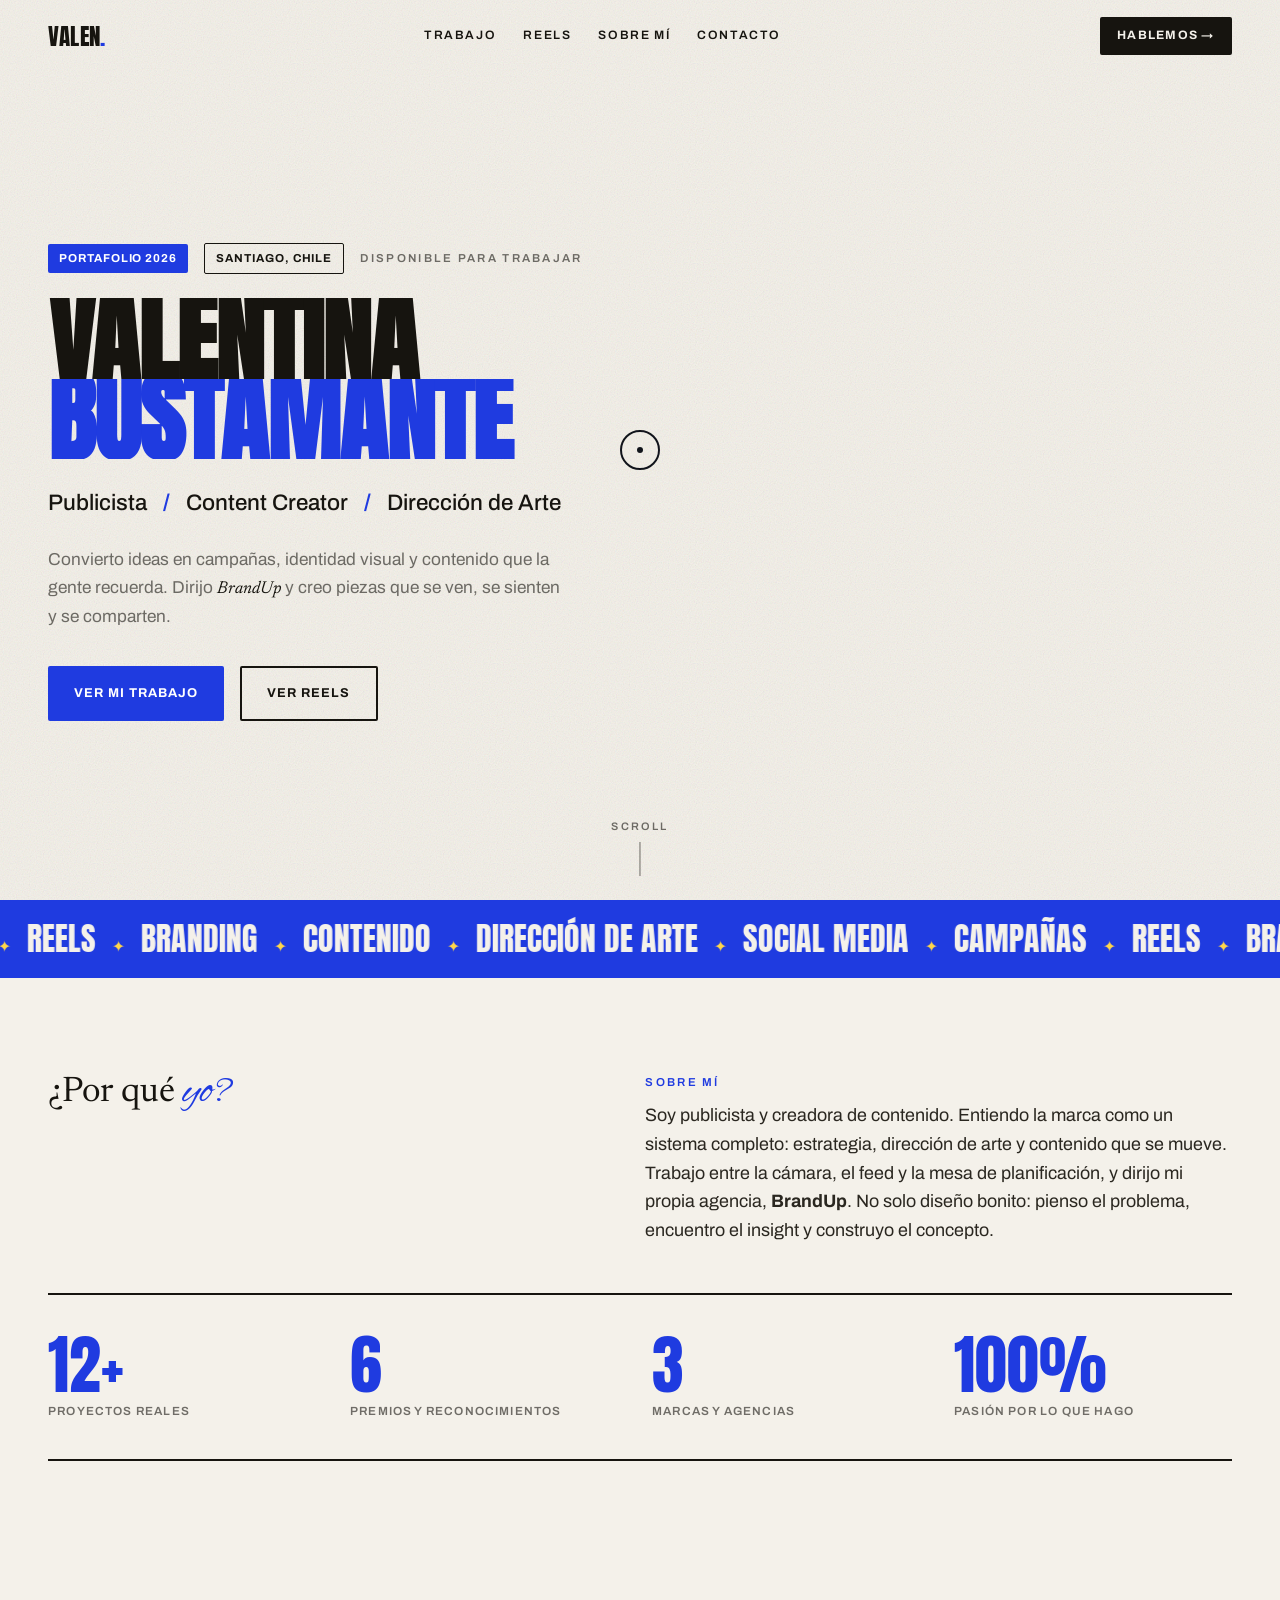
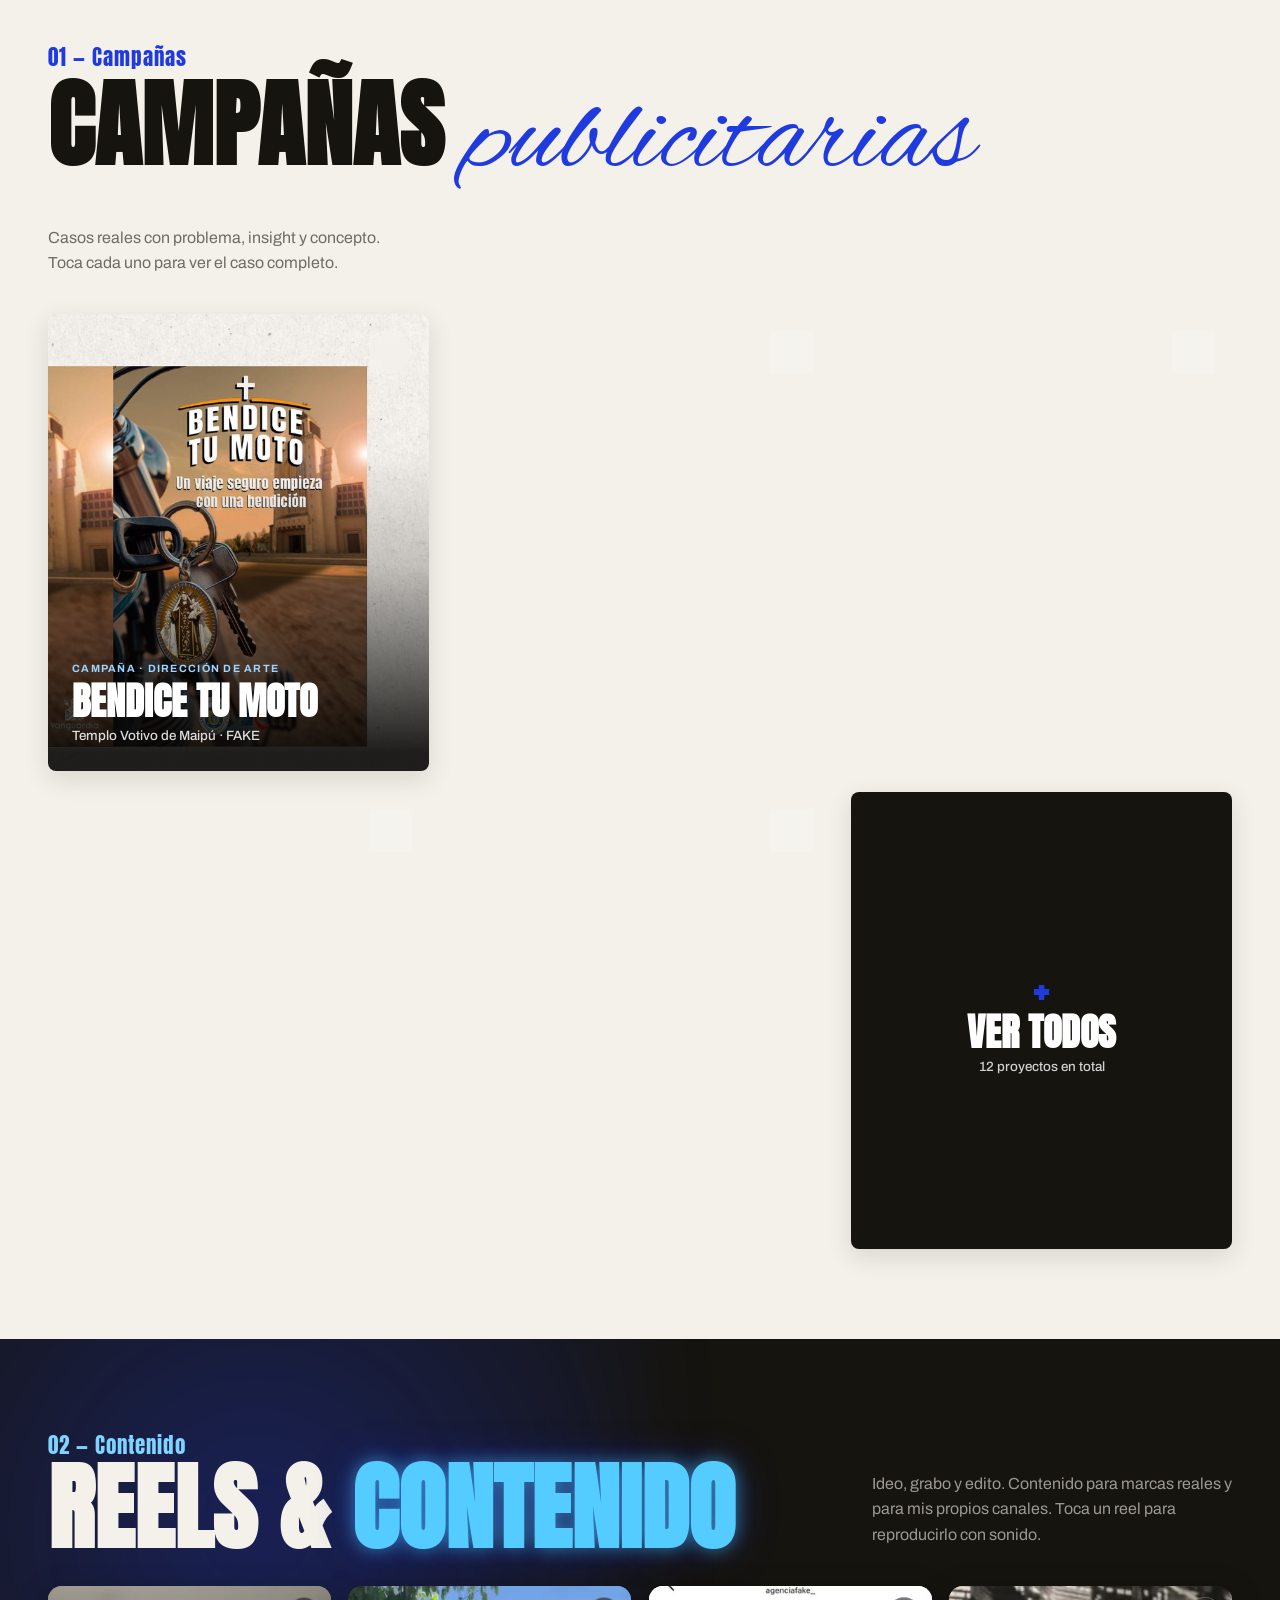
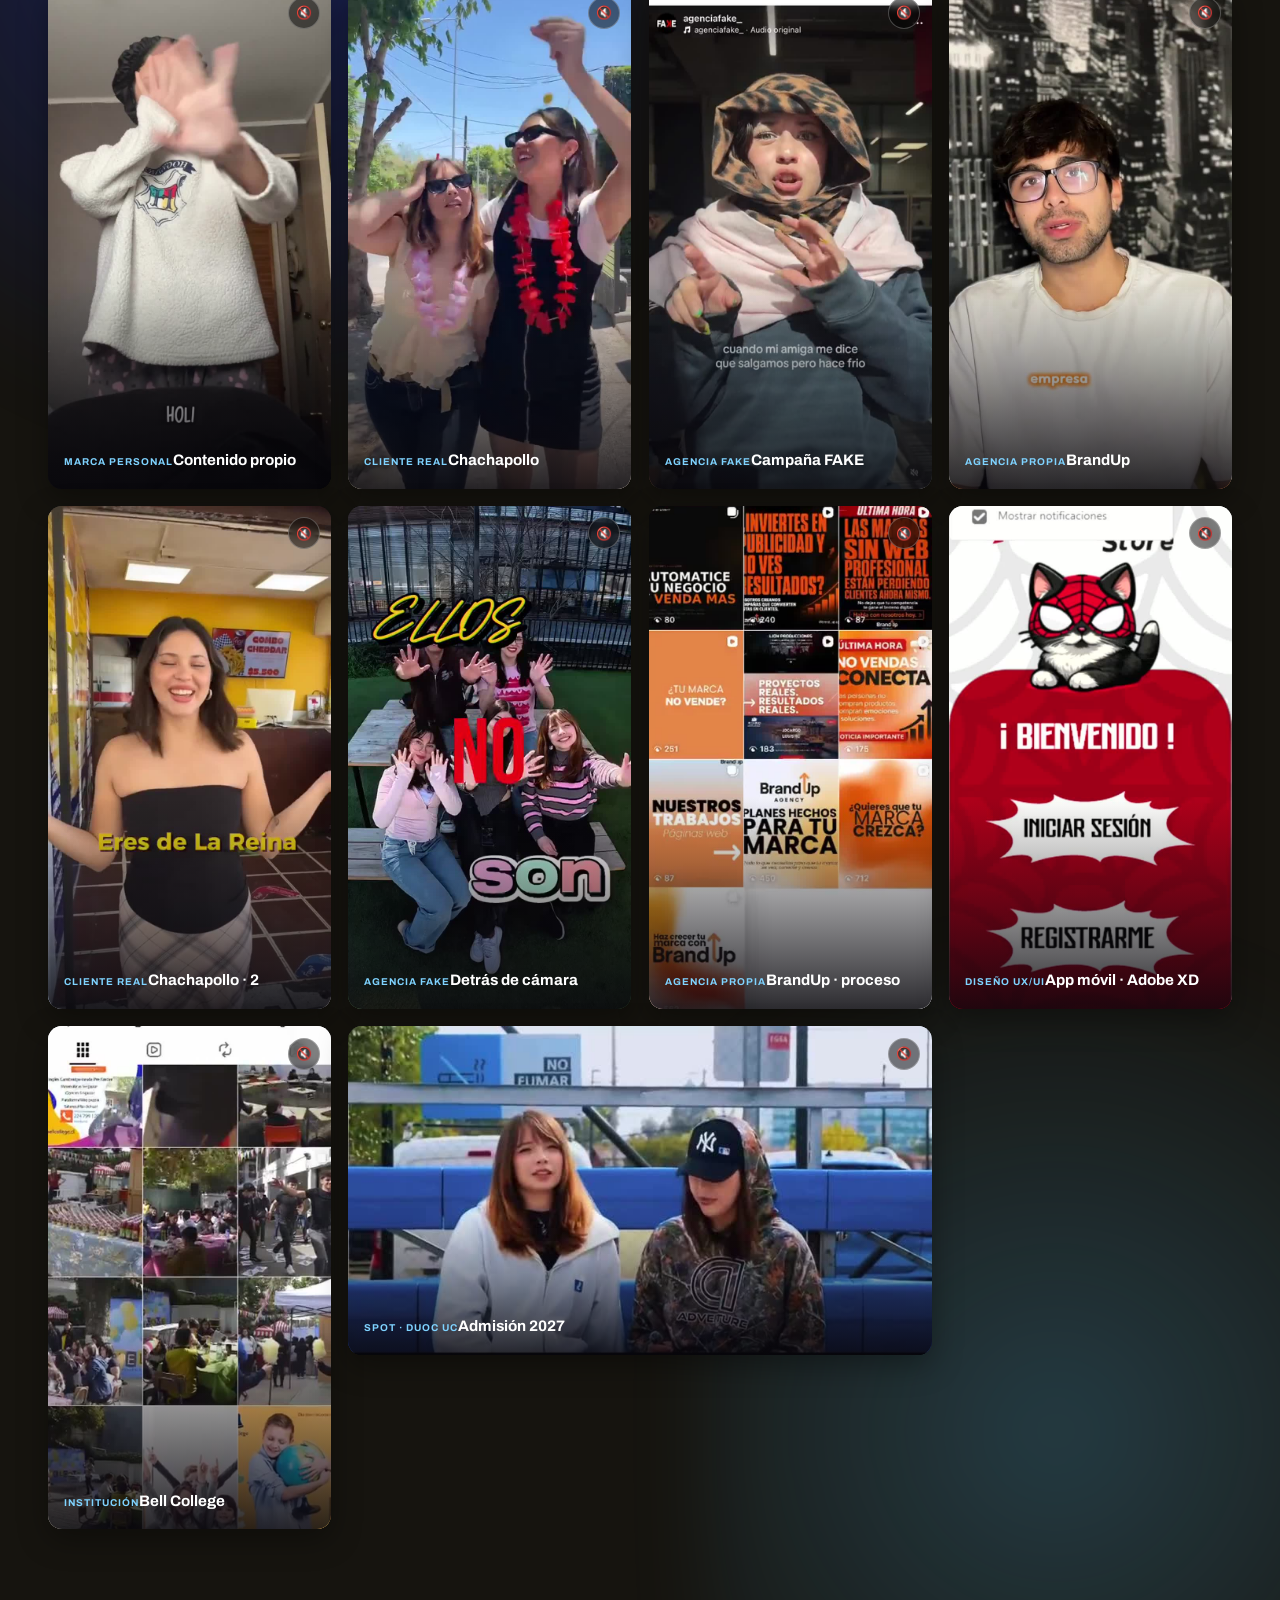
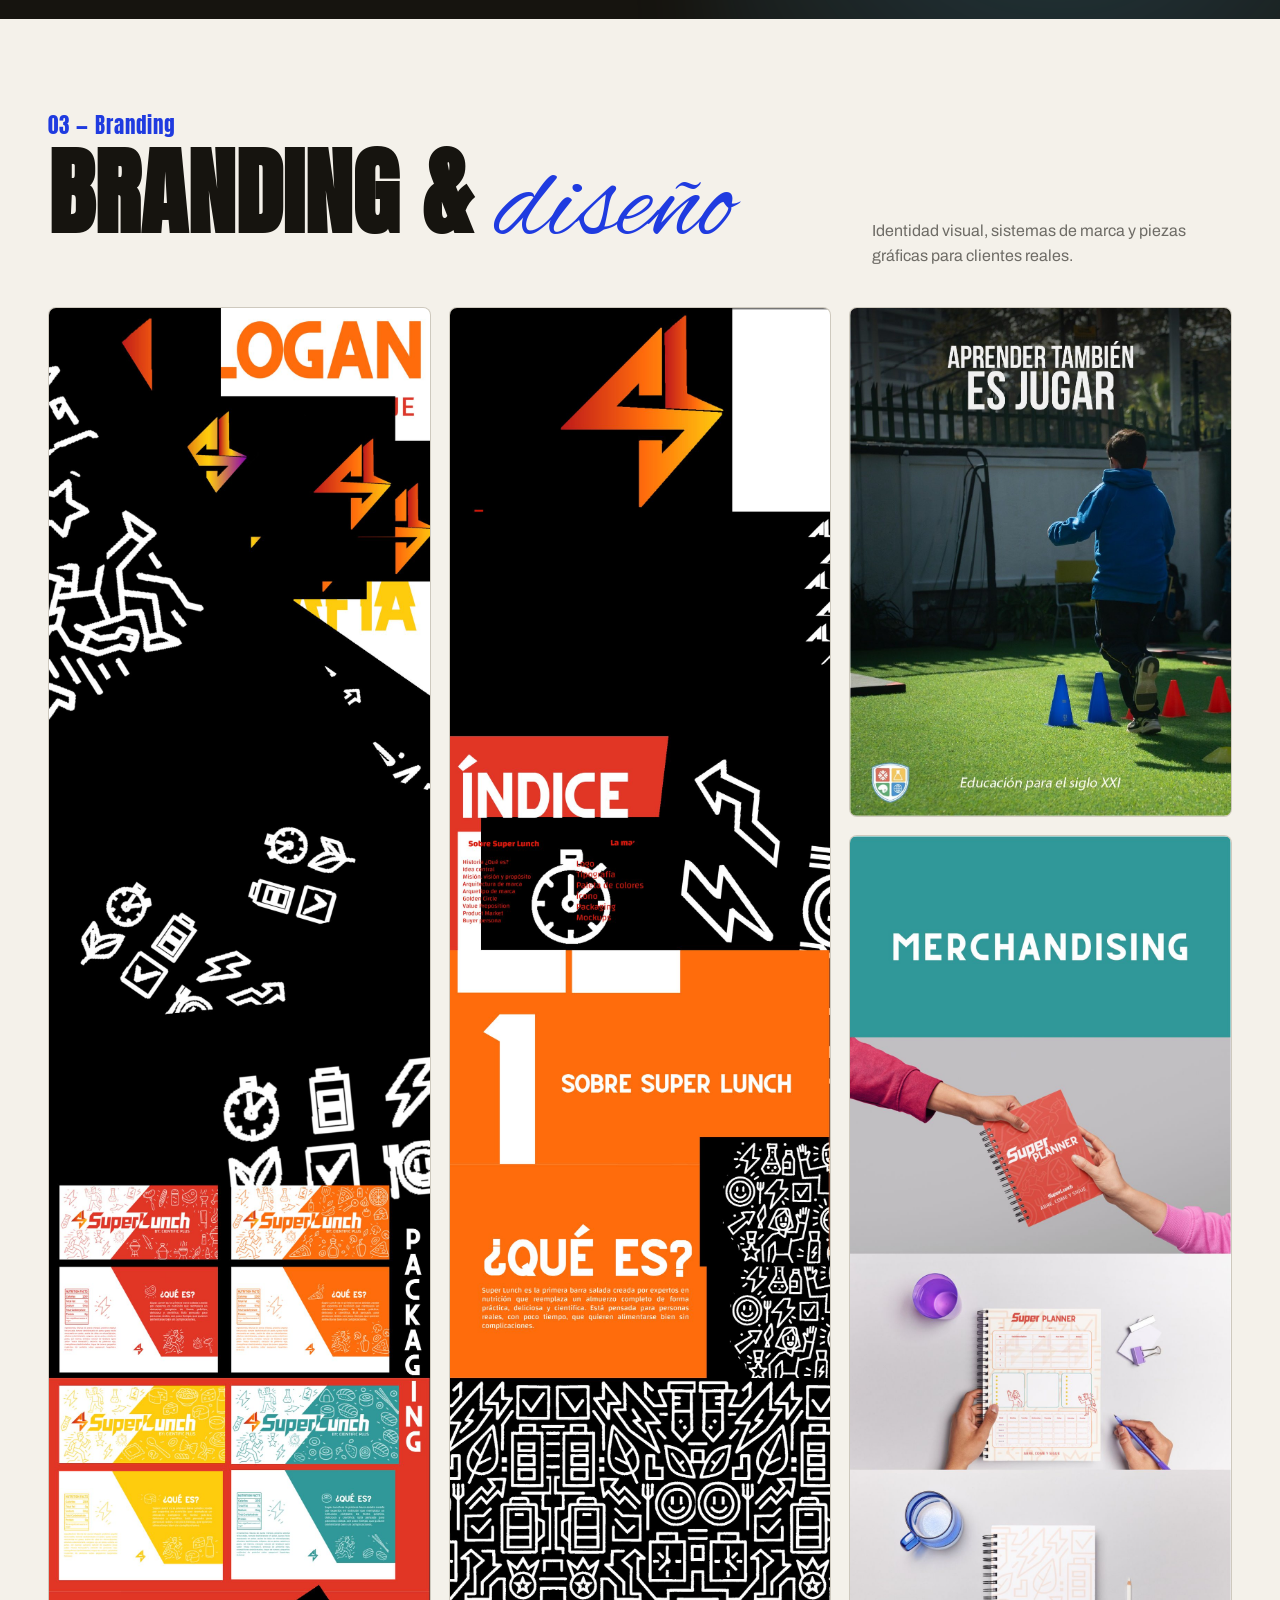
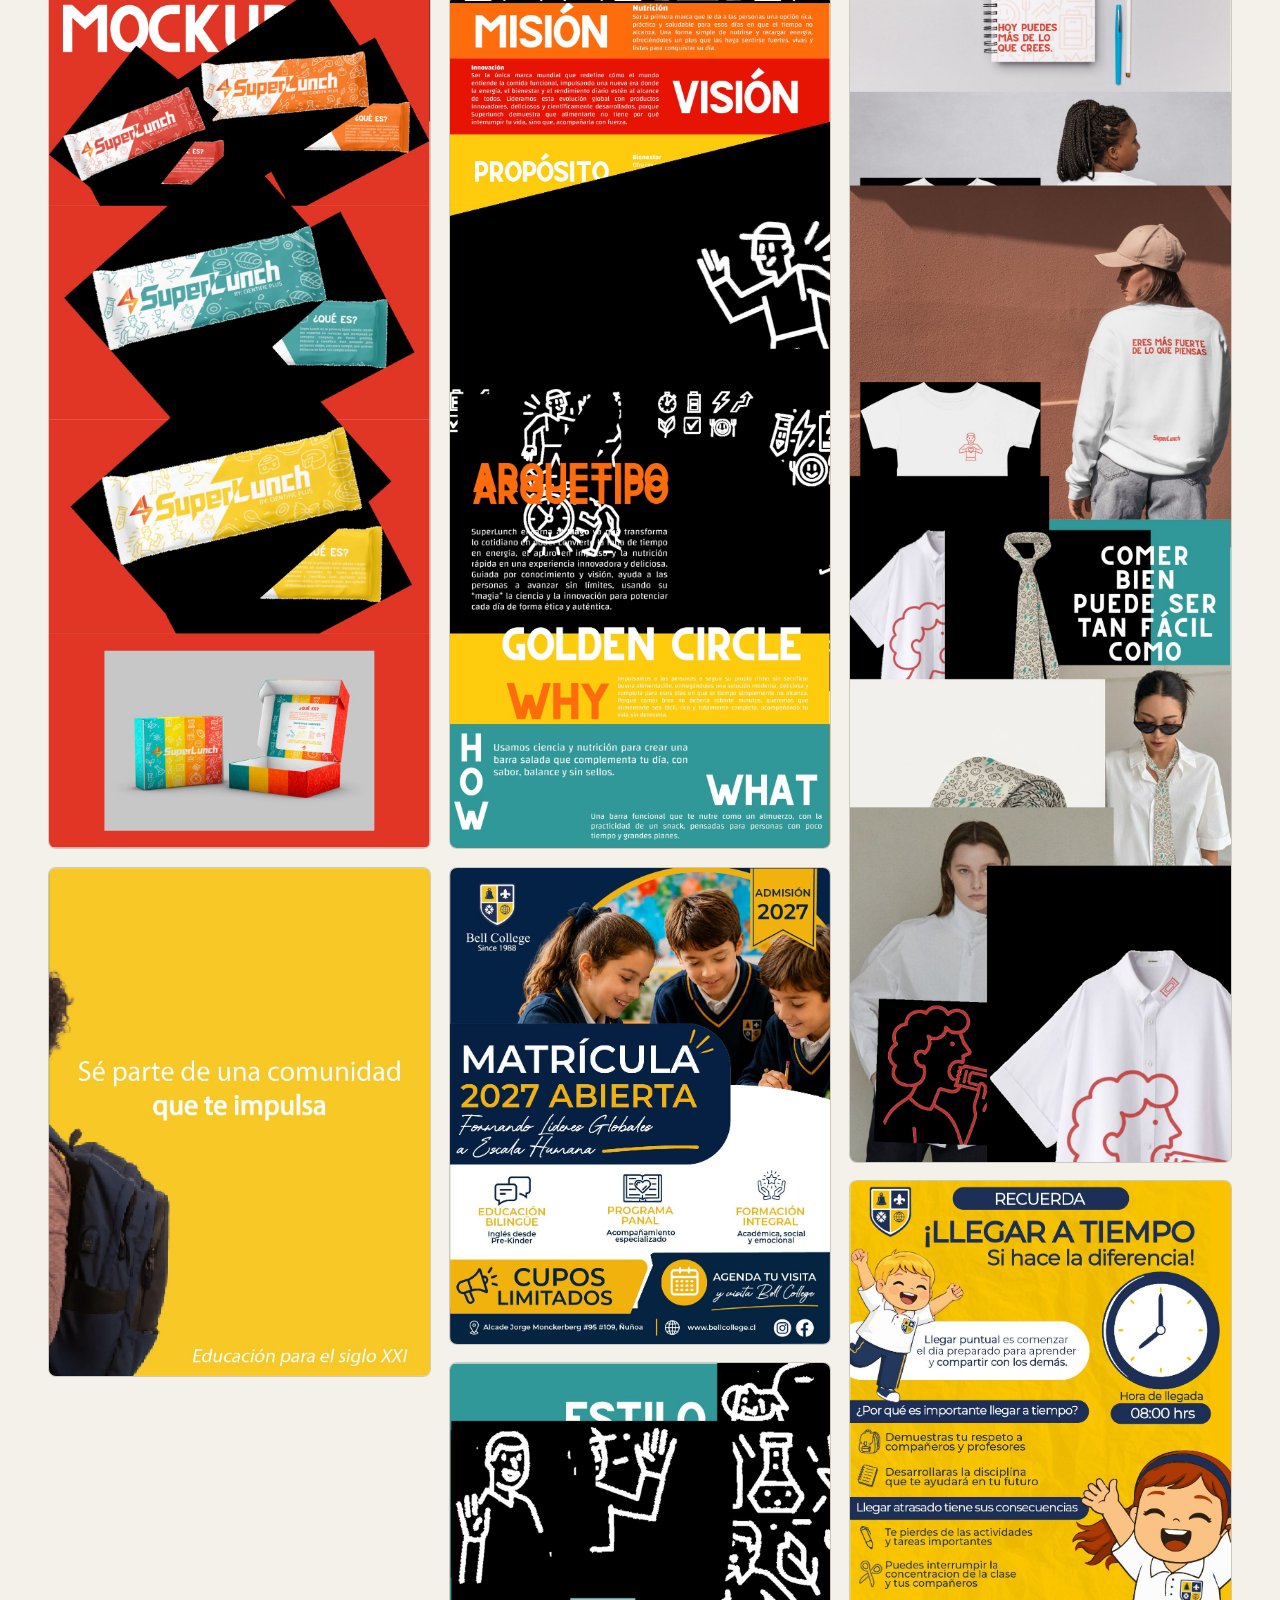
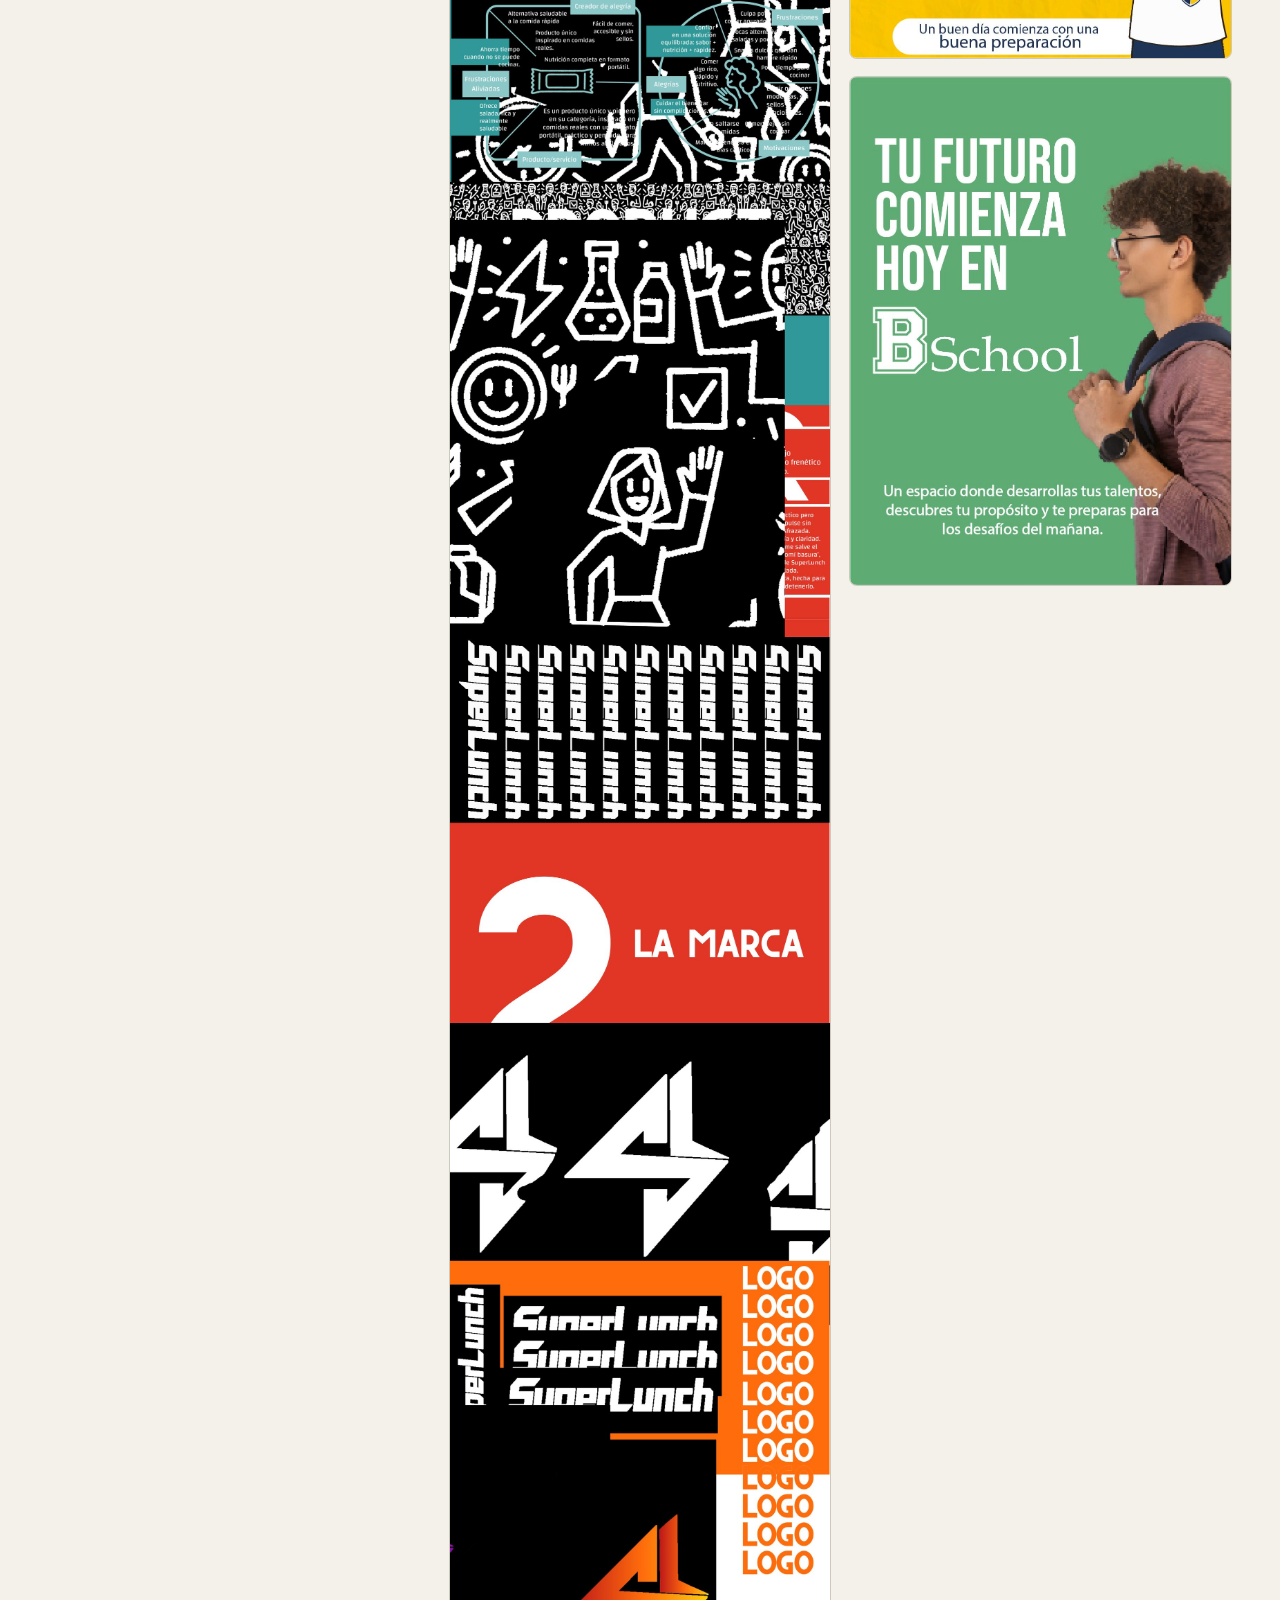
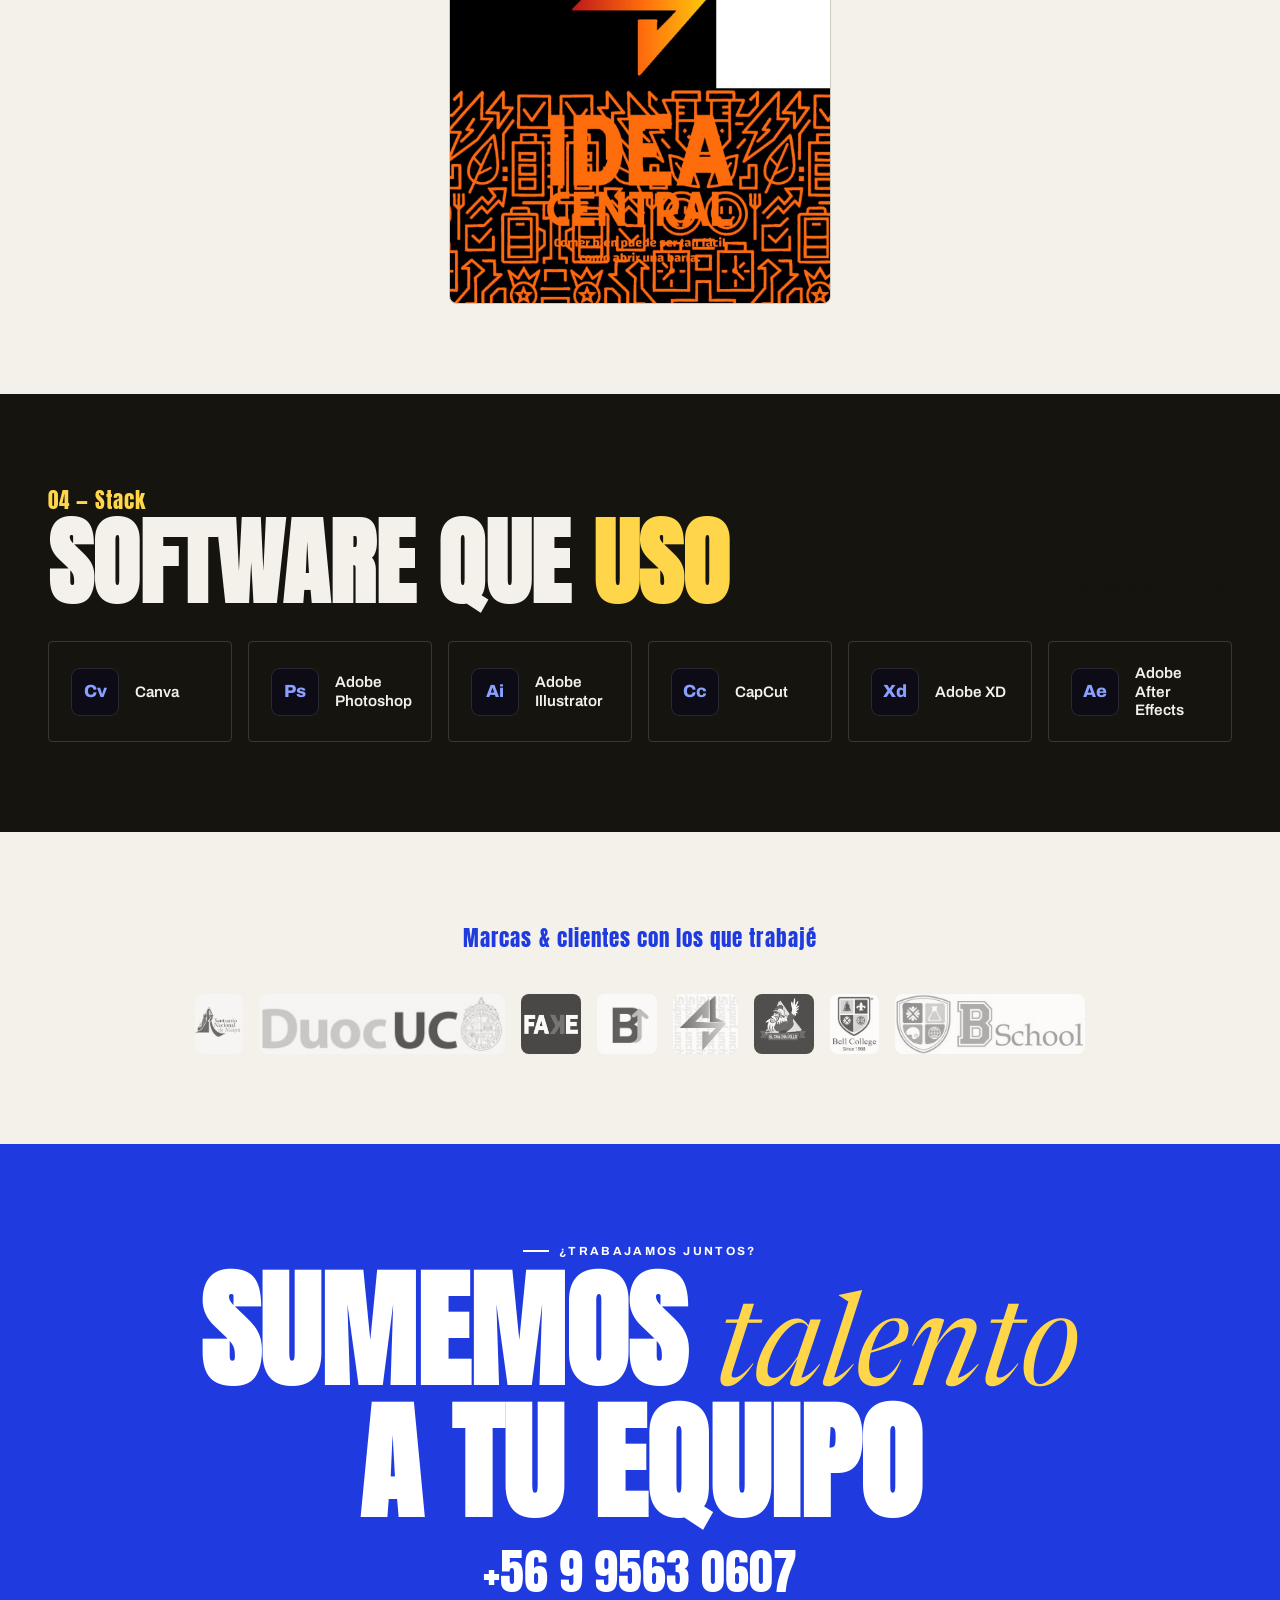
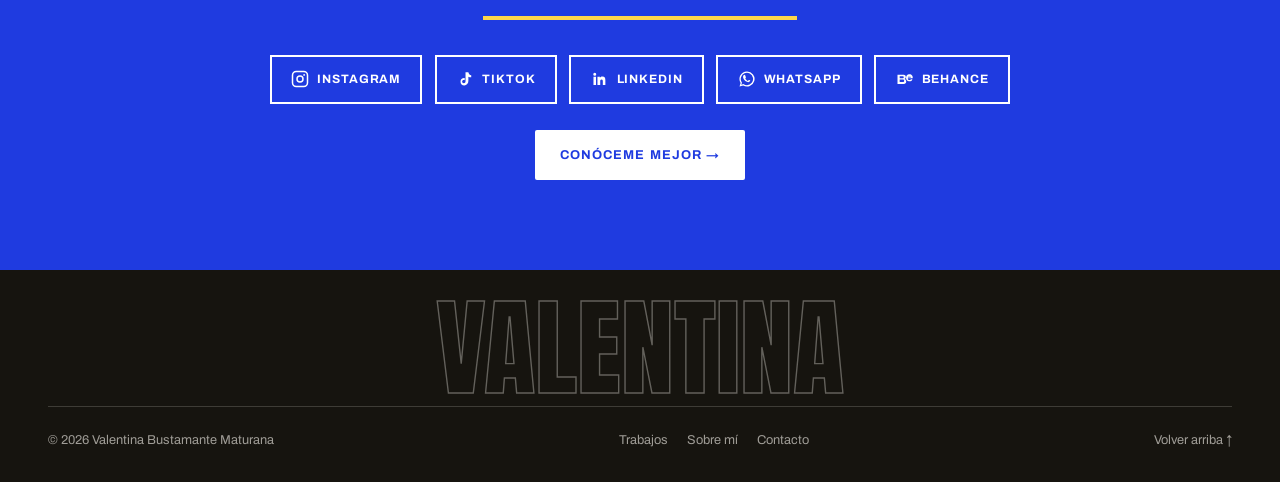
<file: index.html>
<!DOCTYPE html>
<html lang="es">
<head>
<script>document.documentElement.className+=' js';</script>
<meta charset="UTF-8" />
<meta name="viewport" content="width=device-width, initial-scale=1.0" />
<title>Valentina Bustamante · Publicista · Content Creator · Dirección de Arte</title>
<meta name="description" content="Portafolio de Valentina Bustamante Maturana. Publicista, Content Creator y Directora de BrandUp en Santiago, Chile. Campañas, reels, branding y contenido." />
<link rel="preconnect" href="https://fonts.googleapis.com">
<link rel="preconnect" href="https://fonts.gstatic.com" crossorigin>
<link href="https://fonts.googleapis.com/css2?family=Anton&family=Archivo:wght@400;500;600;700;800&family=Newsreader:ital,opsz,wght@0,6..72,400;0,6..72,500;1,6..72,400;1,6..72,500&display=swap" rel="stylesheet">
<link rel="stylesheet" href="styles.css?v=20260607d" />
<link rel="stylesheet" href="css/showreel.css?v=20260607d" />
</head>
<body id="top">
<div class="cursor" data-cursor></div><div class="cursor-dot" data-cursor-dot></div>
<div class="progress"><i data-progress></i></div>

<header class="nav">
  <a class="nav__logo" href="index.html">VALEN<span>.</span></a>
  <nav class="nav__links">
    <a href="#campanas">Trabajo</a>
    <a href="#reels">Reels</a>
    <a href="sobre-mi.html">Sobre mí</a>
    <a href="#contacto">Contacto</a>
  </nav>
  <a class="nav__cta" href="https://wa.me/56995630607" target="_blank" rel="noopener" data-magnetic>Hablemos →</a>
  <button class="nav__burger" data-burger aria-expanded="false" aria-label="Menú"><span></span><span></span><span></span></button>
</header>
<div class="mobilemenu" data-mobilemenu>
  <a href="#campanas">Trabajo</a><a href="#reels">Reels</a><a href="trabajos.html">Todos</a><a href="sobre-mi.html">Sobre <span>mí</span></a><a href="#contacto">Contacto</a>
</div>

<main>
<!-- HERO -->
<section class="hero wrap">
  <div class="hero__top">
    <span class="tag">Portafolio 2026</span>
    <span class="tag tag--out">Santiago, Chile</span>
    <span class="label" style="color:var(--ink-soft)">Disponible para trabajar</span>
  </div>
  <h1 class="hero__title" data-fit>
    <span class="l1"><span>Valentina</span></span>
    <span class="l2"><span>Bustamante</span></span>
  </h1>
  <div class="hero__sub">
    <span>Publicista</span><span class="sep">/</span>
    <span>Content Creator</span><span class="sep">/</span>
    <span>Dirección de Arte</span>
  </div>
  <p class="hero__lead">Convierto ideas en campañas, identidad visual y contenido que la gente recuerda. Dirijo <span class="serif">BrandUp</span> y creo piezas que se ven, se sienten y se comparten.</p>
  <div class="hero__actions">
    <a href="#campanas" class="btn btn--solid" data-magnetic>Ver mi trabajo</a>
    <a href="#reels" class="btn btn--ghost" data-magnetic>Ver reels</a>
  </div>
  <a class="hero__scroll" href="#porque">Scroll<i></i></a>
</section>

<!-- MARQUEE -->
<section class="strip strip--blue">
  <div class="strip__track" data-marquee="-1">
    <span>CAMPAÑAS</span><i>✦</i><span>REELS</span><i>✦</i><span>BRANDING</span><i>✦</i><span>CONTENIDO</span><i>✦</i><span>DIRECCIÓN DE ARTE</span><i>✦</i><span>SOCIAL MEDIA</span><i>✦</i><span>CAMPAÑAS</span><i>✦</i><span>REELS</span><i>✦</i><span>BRANDING</span><i>✦</i><span>CONTENIDO</span><i>✦</i><span>DIRECCIÓN DE ARTE</span><i>✦</i><span>SOCIAL MEDIA</span><i>✦</i>
  </div>
</section>

<!-- POR QUE YO + STATS -->
<section class="pad wrap" id="porque">
  <div class="cs-introwrap reveal" style="margin-bottom:3rem">
    <div class="cs-intro">¿Por qué <span class="script" style="color:var(--blue);font-size:1.3em">yo?</span></div>
    <div><span class="label" style="color:var(--blue)">Sobre mí</span>
      <p style="font-size:1.12rem;color:var(--ink-2);margin-top:.5rem">Soy publicista y creadora de contenido. Entiendo la marca como un sistema completo: estrategia, dirección de arte y contenido que se mueve. Trabajo entre la cámara, el feed y la mesa de planificación, y dirijo mi propia agencia, <strong>BrandUp</strong>. No solo diseño bonito: pienso el problema, encuentro el insight y construyo el concepto.</p>
    </div>
  </div>
  <div class="stats reveal">
    <div class="stat"><div class="stat__n"><span data-count="12" data-suf="+">0</span></div><div class="stat__l">Proyectos reales</div></div>
    <div class="stat"><div class="stat__n"><span data-count="6">0</span></div><div class="stat__l">Premios y reconocimientos</div></div>
    <div class="stat"><div class="stat__n"><span data-count="3">0</span></div><div class="stat__l">Marcas y agencias</div></div>
    <div class="stat"><div class="stat__n"><span data-count="100" data-suf="%">0</span></div><div class="stat__l">Pasión por lo que hago</div></div>
  </div>
</section>

<!-- CAMPAÑAS -->
<section class="pad wrap" id="campanas">
  <div class="cat reveal">
    <div class="cat__row">
      <div><span class="cat__n">01 — Campañas</span>
        <h2 class="cat__title">Campañas <span class="script">publicitarias</span></h2></div>
      <p class="cat__desc">Casos reales con problema, insight y concepto. Toca cada uno para ver el caso completo.</p>
    </div>
  </div>
  <div class="campgrid">
    <a class="campcard reveal" href="proyecto.html?p=bendice-tu-moto">
      <img src="assets/work/bendice-tu-moto/pieza-libro.jpg" alt="Bendice tu moto" loading="lazy">
      <span class="campcard__grad"></span><span class="campcard__go">→</span>
      <div class="campcard__body"><span class="campcard__cat">Campaña · Dirección de arte</span><h3 class="campcard__title">Bendice tu moto</h3><span class="campcard__client">Templo Votivo de Maipú · FAKE</span></div>
    </a>
    <a class="campcard reveal reveal-d1" href="proyecto.html?p=helados-york">
      <img src="assets/work/helados-york/board-1.jpg" alt="Helados York" loading="lazy">
      <span class="campcard__grad"></span><span class="campcard__go">→</span>
      <div class="campcard__body"><span class="campcard__cat">Lanzamiento · Estrategia</span><h3 class="campcard__title">Helados York</h3><span class="campcard__client">Helados York · FAKE</span></div>
    </a>
    <a class="campcard reveal reveal-d2" href="proyecto.html?p=admision-duoc">
      <img src="assets/work/admision-duoc/slide-01.jpg" alt="Admisión Duoc 2027" loading="lazy">
      <span class="campcard__grad"></span><span class="campcard__go">→</span>
      <div class="campcard__body"><span class="campcard__cat">Campaña de marca</span><h3 class="campcard__title">Admisión 2027</h3><span class="campcard__client">Duoc UC · FAKE</span></div>
    </a>
    <a class="campcard reveal" href="proyecto.html?p=super-lunch">
      <img src="assets/work/superlunch/board-3-identidad.jpg" alt="Super Lunch" loading="lazy">
      <span class="campcard__grad"></span><span class="campcard__go">→</span>
      <div class="campcard__body"><span class="campcard__cat">Branding · 1er lugar</span><h3 class="campcard__title">Super Lunch</h3><span class="campcard__client">Admisión Duoc UC</span></div>
    </a>
    <a class="campcard reveal reveal-d1" href="proyecto.html?p=debra-chile">
      <img src="assets/work/debra-chile/slide-01.jpg" alt="DEBRA Chile" loading="lazy">
      <span class="campcard__grad"></span><span class="campcard__go">→</span>
      <div class="campcard__body"><span class="campcard__cat">Campaña social</span><h3 class="campcard__title">DEBRA Chile</h3><span class="campcard__client">Niños piel de cristal</span></div>
    </a>
    <a class="campcard reveal reveal-d2" href="trabajos.html" style="display:grid;place-items:center;background:var(--ink)">
      <div style="text-align:center;color:#fff;padding:2rem">
        <div style="font-family:'Anton';font-size:3rem;line-height:1;color:var(--blue)">+</div>
        <h3 class="campcard__title" style="position:static;color:#fff">Ver todos</h3>
        <span class="campcard__client" style="position:static;opacity:.8">12 proyectos en total</span>
      </div>
    </a>
  </div>
</section>

<!-- REELS (dark showreel) -->
<section class="section--dark pad" id="reels">
  <div class="wrap">
    <div class="cat reveal">
      <div class="cat__row">
        <div><span class="cat__n" style="color:#7fd3ff">02 — Contenido</span>
          <h2 class="cat__title">Reels &amp; <span class="neon">contenido</span></h2></div>
        <p class="cat__desc">Ideo, grabo y edito. Contenido para marcas reales y para mis propios canales. Toca un reel para reproducirlo con sonido.</p>
      </div>
    </div>
    <div class="reelgrid">
      <div class="reel reveal" data-reel>
        <img class="reel__poster" src="assets/work/content-creator/video-poster.jpg" alt="">
        <video src="assets/work/content-creator/video.mp4" poster="assets/work/content-creator/video-poster.jpg" muted loop playsinline preload="none"></video>
        <span class="reel__grad"></span><span class="reel__live"><i></i>En vivo</span>
        <button class="reel__sound" data-sound aria-label="Activar sonido">🔇</button>
        <div class="reel__meta"><span class="reel__cat">Marca personal</span><span class="reel__title">Contenido propio</span></div>
      </div>
      <div class="reel reveal reveal-d1" data-reel>
        <img class="reel__poster" src="assets/work/chachapollo/video-1-poster.jpg" alt="">
        <video src="assets/work/chachapollo/video-1.mp4" poster="assets/work/chachapollo/video-1-poster.jpg" muted loop playsinline preload="none"></video>
        <span class="reel__grad"></span><span class="reel__live"><i></i>En vivo</span>
        <button class="reel__sound" data-sound aria-label="Activar sonido">🔇</button>
        <div class="reel__meta"><span class="reel__cat">Cliente real</span><span class="reel__title">Chachapollo</span></div>
      </div>
      <div class="reel reveal reveal-d2" data-reel>
        <img class="reel__poster" src="assets/work/fake/video-1-poster.jpg" alt="">
        <video src="assets/work/fake/video-1.mp4" poster="assets/work/fake/video-1-poster.jpg" muted loop playsinline preload="none"></video>
        <span class="reel__grad"></span><span class="reel__live"><i></i>En vivo</span>
        <button class="reel__sound" data-sound aria-label="Activar sonido">🔇</button>
        <div class="reel__meta"><span class="reel__cat">Agencia FAKE</span><span class="reel__title">Campaña FAKE</span></div>
      </div>
      <div class="reel reveal reveal-d3" data-reel>
        <img class="reel__poster" src="assets/work/brandup/video-2-poster.jpg" alt="">
        <video src="assets/work/brandup/video-2.mp4" poster="assets/work/brandup/video-2-poster.jpg" muted loop playsinline preload="none"></video>
        <span class="reel__grad"></span><span class="reel__live"><i></i>En vivo</span>
        <button class="reel__sound" data-sound aria-label="Activar sonido">🔇</button>
        <div class="reel__meta"><span class="reel__cat">Agencia propia</span><span class="reel__title">BrandUp</span></div>
      </div>
      <div class="reel reveal" data-reel>
        <img class="reel__poster" src="assets/work/chachapollo/video-2-poster.jpg" alt="">
        <video src="assets/work/chachapollo/video-2.mp4" poster="assets/work/chachapollo/video-2-poster.jpg" muted loop playsinline preload="none"></video>
        <span class="reel__grad"></span><span class="reel__live"><i></i>En vivo</span>
        <button class="reel__sound" data-sound aria-label="Activar sonido">🔇</button>
        <div class="reel__meta"><span class="reel__cat">Cliente real</span><span class="reel__title">Chachapollo · 2</span></div>
      </div>
      <div class="reel reveal reveal-d1" data-reel>
        <img class="reel__poster" src="assets/work/fake/video-2-poster.jpg" alt="">
        <video src="assets/work/fake/video-2.mp4" poster="assets/work/fake/video-2-poster.jpg" muted loop playsinline preload="none"></video>
        <span class="reel__grad"></span><span class="reel__live"><i></i>En vivo</span>
        <button class="reel__sound" data-sound aria-label="Activar sonido">🔇</button>
        <div class="reel__meta"><span class="reel__cat">Agencia FAKE</span><span class="reel__title">Detrás de cámara</span></div>
      </div>
      <div class="reel reveal reveal-d2" data-reel>
        <img class="reel__poster" src="assets/work/brandup/video-1-poster.jpg" alt="">
        <video src="assets/work/brandup/video-1.mp4" poster="assets/work/brandup/video-1-poster.jpg" muted loop playsinline preload="none"></video>
        <span class="reel__grad"></span><span class="reel__live"><i></i>En vivo</span>
        <button class="reel__sound" data-sound aria-label="Activar sonido">🔇</button>
        <div class="reel__meta"><span class="reel__cat">Agencia propia</span><span class="reel__title">BrandUp · proceso</span></div>
      </div>
      <div class="reel reveal reveal-d3" data-reel>
        <img class="reel__poster" src="assets/work/app-movil/video-poster.jpg" alt="">
        <video src="assets/work/app-movil/video.mp4" poster="assets/work/app-movil/video-poster.jpg" muted loop playsinline preload="none"></video>
        <span class="reel__grad"></span><span class="reel__live"><i></i>En vivo</span>
        <button class="reel__sound" data-sound aria-label="Activar sonido">🔇</button>
        <div class="reel__meta"><span class="reel__cat">Diseño UX/UI</span><span class="reel__title">App móvil · Adobe XD</span></div>
      </div>
      <div class="reel reveal" data-reel>
        <img class="reel__poster" src="assets/work/bell-college/video-poster.jpg" alt="">
        <video src="assets/work/bell-college/video.mp4" poster="assets/work/bell-college/video-poster.jpg" muted loop playsinline preload="none"></video>
        <span class="reel__grad"></span><span class="reel__live"><i></i>En vivo</span>
        <button class="reel__sound" data-sound aria-label="Activar sonido">🔇</button>
        <div class="reel__meta"><span class="reel__cat">Institución</span><span class="reel__title">Bell College</span></div>
      </div>
      <div class="reel reel--wide reveal reveal-d1" data-reel>
        <img class="reel__poster" src="assets/work/admision-duoc/video-poster.jpg" alt="">
        <video src="assets/work/admision-duoc/video.mp4" poster="assets/work/admision-duoc/video-poster.jpg" muted loop playsinline preload="none"></video>
        <span class="reel__grad"></span><span class="reel__live"><i></i>En vivo</span>
        <button class="reel__sound" data-sound aria-label="Activar sonido">🔇</button>
        <div class="reel__meta"><span class="reel__cat">Spot · Duoc UC</span><span class="reel__title">Admisión 2027</span></div>
      </div>
    </div>
  </div>
</section>

<!-- BRANDING & DISEÑO -->
<section class="pad wrap" id="branding">
  <div class="cat reveal">
    <div class="cat__row">
      <div><span class="cat__n">03 — Branding</span>
        <h2 class="cat__title">Branding &amp; <span class="script">diseño</span></h2></div>
      <p class="cat__desc">Identidad visual, sistemas de marca y piezas gráficas para clientes reales.</p>
    </div>
  </div>
  <div class="masonry">
    <div class="mitem reveal"><img src="assets/work/superlunch/board-3-identidad.jpg" alt="Super Lunch · identidad visual" loading="lazy"><span class="mitem__cap">Super Lunch · Identidad visual</span></div>
    <div class="mitem reveal"><img src="assets/work/bschool/bschool-1.jpg" alt="BSchool" loading="lazy"><span class="mitem__cap">BSchool · Pieza gráfica</span></div>
    <div class="mitem reveal"><img src="assets/work/superlunch/board-1-sobre.jpg" alt="Super Lunch · sobre la marca" loading="lazy"><span class="mitem__cap">Super Lunch · Sobre la marca</span></div>
    <div class="mitem reveal"><img src="assets/work/bell-college/bell.jpg" alt="Bell College" loading="lazy"><span class="mitem__cap">Bell College · Campaña</span></div>
    <div class="mitem reveal"><img src="assets/work/superlunch/board-2-perfil.jpg" alt="Super Lunch · perfil cliente" loading="lazy"><span class="mitem__cap">Super Lunch · Perfil de cliente</span></div>
    <div class="mitem reveal"><img src="assets/work/bschool/bschool-2.jpg" alt="BSchool" loading="lazy"><span class="mitem__cap">BSchool · Comunicación</span></div>
    <div class="mitem reveal"><img src="assets/work/superlunch/board-4-extra.jpg" alt="Super Lunch · aplicaciones" loading="lazy"><span class="mitem__cap">Super Lunch · Aplicaciones</span></div>
    <div class="mitem reveal"><img src="assets/work/bell-college/bell-2.jpg" alt="Bell College" loading="lazy"><span class="mitem__cap">Bell College · Pieza</span></div>
    <div class="mitem reveal"><img src="assets/work/bschool/bschool-3.jpg" alt="BSchool" loading="lazy"><span class="mitem__cap">BSchool · Diseño</span></div>
  </div>
</section>

<!-- SOFTWARE -->
<section class="tools pad" id="software">
  <div class="wrap">
    <div class="cat reveal">
      <div class="cat__row">
        <div><span class="cat__n" style="color:var(--yellow)">04 — Stack</span>
          <h2 class="cat__title" style="color:var(--paper)">Software que <span style="color:var(--yellow)">uso</span></h2></div>
        <p class="cat__desc">De la idea a la pieza final.</p>
      </div>
    </div>
    <div class="toolsgrid" data-tools></div>
  </div>
</section>

<!-- CLIENTES -->
<section class="pad wrap" id="clientes">
  <div class="cat reveal" style="text-align:center">
    <span class="cat__n">Marcas &amp; clientes con los que trabajé</span>
  </div>
  <div class="clients reveal">
    <img src="assets/work/_logos/templo-maipu.jpg" alt="Templo Votivo de Maipú">
    <img src="assets/work/_logos/duoc-uc.jpg" alt="Duoc UC">
    <img src="assets/work/_logos/agencia-fake.jpg" alt="Agencia FAKE">
    <img src="assets/work/_logos/brandup.jpg" alt="BrandUp">
    <img src="assets/work/_logos/superlucnh.jpg" alt="Super Lunch">
    <img src="assets/work/_logos/chachapollo.jpg" alt="Chachapollo">
    <img src="assets/work/_logos/bell-collge.jpg" alt="Bell College">
    <img src="assets/work/_logos/bschool.jpg" alt="BSchool">
  </div>
</section>

<!-- CONTACTO -->
<section class="contact pad" id="contacto">
  <div class="wrap">
    <span class="kicker reveal">¿Trabajamos juntos?</span>
    <h2 class="contact__title reveal">Sumemos <span class="serif">talento</span><br>a tu equipo</h2>
    <a href="https://wa.me/56995630607" target="_blank" rel="noopener" class="contact__mail reveal reveal-d1" data-magnetic>+56 9 9563 0607</a>
    <div class="socials reveal reveal-d2">
      <a class="sbtn" href="https://www.instagram.com/vaalengg/" target="_blank" rel="noopener" data-magnetic aria-label="Instagram"><svg viewBox="0 0 24 24" fill="none" stroke="currentColor" stroke-width="2" stroke-linecap="round" stroke-linejoin="round"><rect x="2" y="2" width="20" height="20" rx="5"/><circle cx="12" cy="12" r="4"/><circle cx="17.5" cy="6.5" r="1.2" fill="currentColor" stroke="none"/></svg><span>Instagram</span></a>
      <a class="sbtn" href="https://www.tiktok.com/@vaaleengg" target="_blank" rel="noopener" data-magnetic aria-label="TikTok"><svg viewBox="0 0 24 24" fill="currentColor"><path d="M16.5 3c.3 2.1 1.6 3.7 3.8 4.1v2.6c-1.3.1-2.6-.2-3.8-.8v5.9c0 3.4-2.3 5.7-5.4 5.7-3 0-5.1-2.2-5.1-5 0-3.1 2.5-5.1 5.6-4.7v2.7c-.4-.1-.9-.2-1.3-.2-1.2 0-2.1.9-2.1 2.1 0 1.3.9 2.2 2.2 2.2 1.4 0 2.3-1 2.3-2.6V3h3.8Z"/></svg><span>TikTok</span></a>
      <a class="sbtn" href="https://www.linkedin.com/in/valentina-bustamante-maturana-014641293/" target="_blank" rel="noopener" data-magnetic aria-label="LinkedIn"><svg viewBox="0 0 24 24" fill="currentColor"><path d="M4.98 3.5a2 2 0 1 1 0 4 2 2 0 0 1 0-4ZM3.3 9h3.4v11H3.3V9Zm5.3 0h3.25v1.5h.05c.45-.85 1.55-1.75 3.2-1.75 3.4 0 4.05 2.25 4.05 5.2V20h-3.4v-4.85c0-1.15-.02-2.65-1.6-2.65-1.6 0-1.85 1.25-1.85 2.55V20H8.6V9Z"/></svg><span>LinkedIn</span></a>
      <a class="sbtn" href="https://wa.me/56995630607" target="_blank" rel="noopener" data-magnetic aria-label="WhatsApp"><svg viewBox="0 0 24 24" fill="currentColor"><path d="M12 2a10 10 0 0 0-8.5 15.3L2 22l4.8-1.5A10 10 0 1 0 12 2Zm0 18.2c-1.6 0-3.1-.4-4.4-1.2l-.3-.2-2.9.9.9-2.8-.2-.3A8.2 8.2 0 1 1 12 20.2Zm4.6-6.1c-.2-.1-1.5-.7-1.7-.8-.2-.1-.4-.1-.6.1-.2.2-.6.8-.8 1-.1.2-.3.2-.5.1-.7-.3-1.4-.7-2-1.4-.5-.5-.9-1.1-1.2-1.7-.1-.2 0-.4.1-.5l.4-.5c.1-.2.2-.3.2-.5 0-.2 0-.4-.1-.5L9.5 6.9c-.2-.5-.4-.4-.6-.4h-.5c-.2 0-.5.1-.7.3-.7.7-1 1.6-1 2.6.1 1.2.6 2.3 1.3 3.2a9.3 9.3 0 0 0 4 3.2c.6.2 1.1.4 1.6.4.6 0 1.2-.1 1.6-.5.3-.2.8-.9 1-1.4.1-.5.1-.9 0-1-.1-.1-.2-.2-.4-.3Z"/></svg><span>WhatsApp</span></a>
      <a class="sbtn" href="https://www.behance.net/valentibustama27" target="_blank" rel="noopener" data-magnetic aria-label="Behance"><svg viewBox="0 0 24 24" fill="currentColor"><path d="M9.1 6.2c.9 0 1.7.1 2.3.4.6.2 1 .6 1.3 1.1.3.5.4 1 .4 1.7 0 .7-.2 1.3-.5 1.7-.3.4-.8.8-1.4 1 .8.2 1.4.6 1.8 1.2.4.5.6 1.2.6 2 0 .6-.1 1.2-.4 1.6-.2.5-.6.8-1 1.1-.4.3-.9.5-1.5.6-.5.1-1.1.2-1.6.2H2V6.2h7.1Zm-.4 4.8c.5 0 .9-.1 1.2-.3.3-.2.4-.6.4-1.1 0-.3 0-.5-.1-.7-.1-.2-.3-.3-.4-.4-.2-.1-.4-.2-.6-.2-.2 0-.5-.1-.7-.1H4.9v2.8h3.8Zm.2 5.1c.3 0 .5 0 .8-.1.2 0 .4-.1.6-.3.2-.1.3-.3.4-.5.1-.2.2-.5.2-.8 0-.6-.2-1.1-.5-1.4-.4-.3-.9-.4-1.5-.4H4.9v3.5h4Zm7.5-3.2c.4.4.9.5 1.6.5.5 0 .9-.1 1.3-.4.3-.2.5-.5.6-.7h2c-.3 1-.8 1.7-1.5 2.2-.7.4-1.5.6-2.5.6-.7 0-1.3-.1-1.9-.3-.5-.2-1-.5-1.4-1-.4-.4-.7-.9-.9-1.5-.2-.6-.3-1.2-.3-1.9 0-.6.1-1.3.3-1.8.2-.6.5-1.1 1-1.5.4-.4.9-.8 1.4-1 .6-.2 1.2-.4 1.9-.4.7 0 1.4.1 2 .4.5.3 1 .7 1.4 1.2.3.5.6 1 .8 1.7.1.6.2 1.3.1 2h-6.5c0 .7.2 1.2.5 1.6Zm2.7-4.3c-.3-.3-.7-.5-1.3-.5-.4 0-.7.1-.9.2-.3.1-.5.3-.6.5-.2.2-.3.4-.3.6-.1.2-.1.4-.1.5h4c-.1-.6-.3-1.1-.6-1.4l-.1-.4ZM15 7.7h5v1.2h-5z"/></svg><span>Behance</span></a>
    </div>
    <div class="reveal reveal-d3" style="margin-top:1.6rem"><a href="sobre-mi.html" class="btn" style="background:#fff;color:var(--blue)" data-magnetic>Conóceme mejor →</a></div>
  </div>
</section>
</main>

<footer class="footer">
  <div class="footer__big" data-fit-footer aria-hidden="true">VALENTINA</div>
  <div class="footer__row">
    <span>© 2026 Valentina Bustamante Maturana</span>
    <nav class="footer__nav"><a href="trabajos.html">Trabajos</a><a href="sobre-mi.html">Sobre mí</a><a href="#contacto">Contacto</a></nav>
    <a href="#top" data-magnetic>Volver arriba ↑</a>
  </div>
</footer>

<script src="data/projects.js?v=20260607d"></script>
<script src="js/site.js?v=20260607d" defer></script>
<script>
  document.addEventListener('DOMContentLoaded', function () {
    var h = document.querySelector('[data-tools]'); if (h && window.TOOLS) window.TOOLS.forEach(function (t) {
      var d = document.createElement('div'); d.className = 'tool reveal';
      d.innerHTML = '<span class="tool__abbr">' + t.abbr + '</span><span class="tool__name">' + t.name + '</span>';
      h.appendChild(d);
    });
    if (window.__rescanReveal) window.__rescanReveal();
  });
</script>
</body>
</html>
</file>
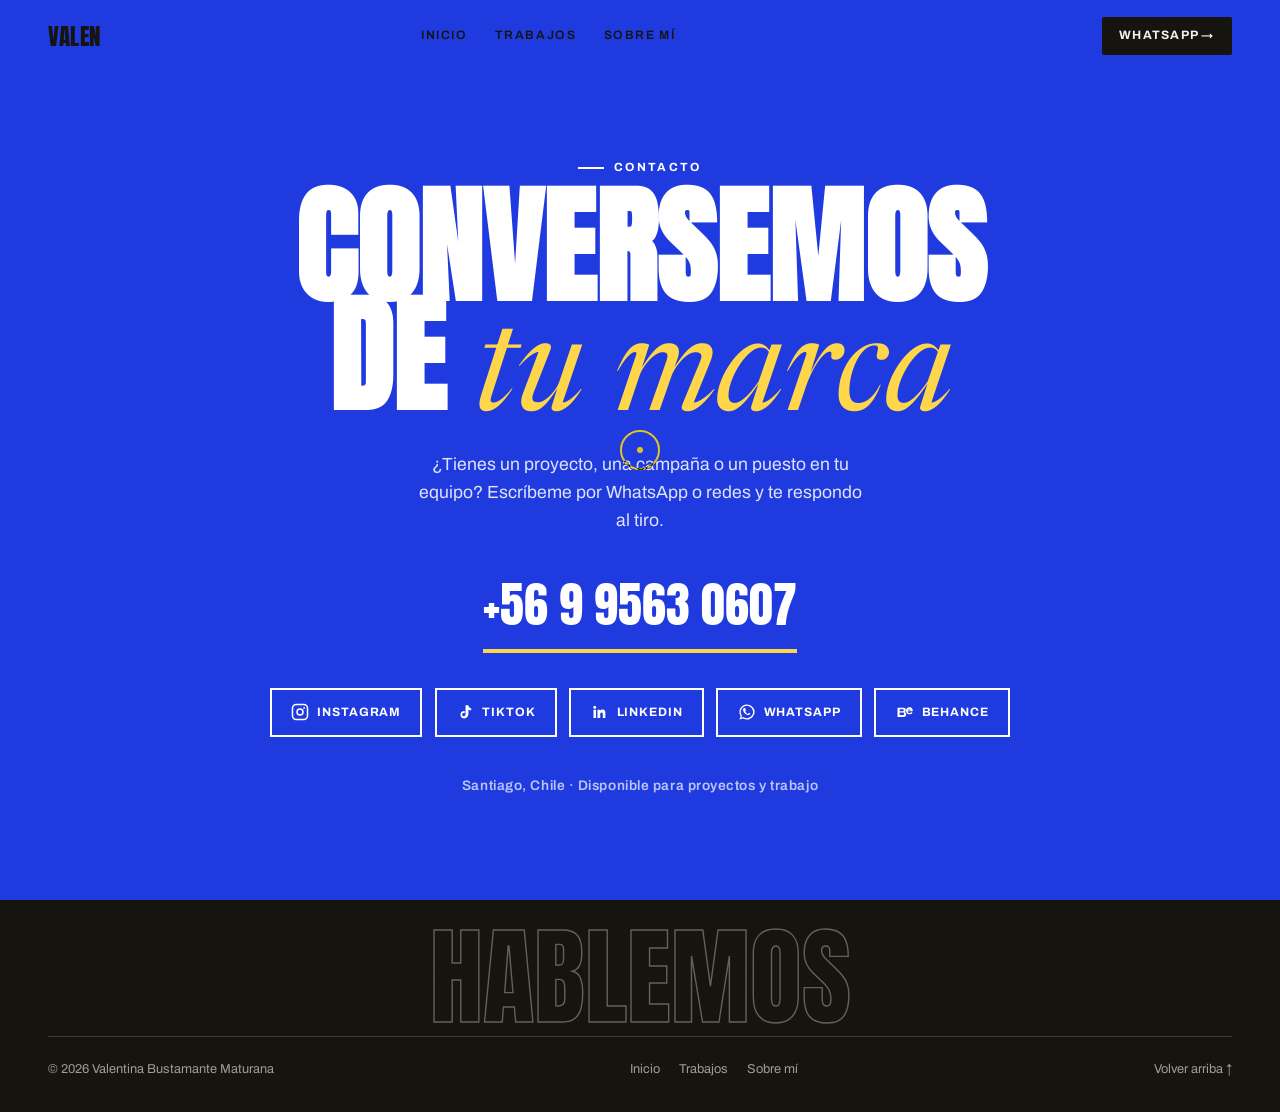
<file: contacto.html>
<!DOCTYPE html>
<html lang="es">
<head>
<script>document.documentElement.className+=' js';</script>
<meta charset="UTF-8" />
<meta name="viewport" content="width=device-width, initial-scale=1.0" />
<title>Contacto · Valentina Bustamante</title>
<meta name="description" content="Conversemos. Contacta a Valentina Bustamante por WhatsApp, Instagram, TikTok, LinkedIn o Behance." />
<link rel="preconnect" href="https://fonts.googleapis.com">
<link rel="preconnect" href="https://fonts.gstatic.com" crossorigin>
<link href="https://fonts.googleapis.com/css2?family=Anton&family=Archivo:wght@400;500;600;700;800&family=Newsreader:ital,opsz,wght@0,6..72,400;0,6..72,500;1,6..72,400;1,6..72,500&display=swap" rel="stylesheet">
<link rel="stylesheet" href="styles.css?v=20260607d" />
</head>
<body id="top">
<div class="cursor" data-cursor></div><div class="cursor-dot" data-cursor-dot></div>
<div class="progress"><i data-progress></i></div>

<header class="nav scrolled">
  <a class="nav__logo" href="index.html">VALEN<span>.</span></a>
  <nav class="nav__links">
    <a href="index.html">Inicio</a>
    <a href="trabajos.html">Trabajos</a>
    <a href="sobre-mi.html">Sobre mí</a>
    <a href="contacto.html" class="active">Contacto</a>
  </nav>
  <a class="nav__cta" href="https://wa.me/56995630607" target="_blank" rel="noopener" data-magnetic>WhatsApp →</a>
  <button class="nav__burger" data-burger aria-expanded="false" aria-label="Menú"><span></span><span></span><span></span></button>
</header>
<div class="mobilemenu" data-mobilemenu>
  <a href="index.html">Inicio</a><a href="trabajos.html">Trabajos</a><a href="sobre-mi.html">Sobre <span>mí</span></a><a href="contacto.html">Contacto</a>
</div>

<main>
<section class="contact" style="min-height:100svh;display:flex;align-items:center;padding-top:7rem;padding-bottom:4rem">
  <div class="wrap" style="width:100%">
    <span class="kicker reveal">Contacto</span>
    <h1 class="contact__title reveal">Conversemos<br>de <span class="serif">tu marca</span></h1>
    <p class="reveal reveal-d1" style="max-width:46ch;margin:0 auto 2rem;font-size:1.1rem;color:rgba(255,255,255,.86)">¿Tienes un proyecto, una campaña o un puesto en tu equipo? Escríbeme por WhatsApp o redes y te respondo al tiro.</p>
    <a href="https://wa.me/56995630607" target="_blank" rel="noopener" class="contact__mail reveal reveal-d1" data-magnetic>+56 9 9563 0607</a>
    <div class="socials reveal reveal-d2">
      <a class="sbtn" href="https://www.instagram.com/vaalengg/" target="_blank" rel="noopener" data-magnetic aria-label="Instagram">
        <svg viewBox="0 0 24 24" fill="none" stroke="currentColor" stroke-width="2" stroke-linecap="round" stroke-linejoin="round"><rect x="2" y="2" width="20" height="20" rx="5"/><circle cx="12" cy="12" r="4"/><circle cx="17.5" cy="6.5" r="1.2" fill="currentColor" stroke="none"/></svg><span>Instagram</span>
      </a>
      <a class="sbtn" href="https://www.tiktok.com/@vaaleengg" target="_blank" rel="noopener" data-magnetic aria-label="TikTok">
        <svg viewBox="0 0 24 24" fill="currentColor"><path d="M16.5 3c.3 2.1 1.6 3.7 3.8 4.1v2.6c-1.3.1-2.6-.2-3.8-.8v5.9c0 3.4-2.3 5.7-5.4 5.7-3 0-5.1-2.2-5.1-5 0-3.1 2.5-5.1 5.6-4.7v2.7c-.4-.1-.9-.2-1.3-.2-1.2 0-2.1.9-2.1 2.1 0 1.3.9 2.2 2.2 2.2 1.4 0 2.3-1 2.3-2.6V3h3.8Z"/></svg><span>TikTok</span>
      </a>
      <a class="sbtn" href="https://www.linkedin.com/in/valentina-bustamante-maturana-014641293/" target="_blank" rel="noopener" data-magnetic aria-label="LinkedIn">
        <svg viewBox="0 0 24 24" fill="currentColor"><path d="M4.98 3.5a2 2 0 1 1 0 4 2 2 0 0 1 0-4ZM3.3 9h3.4v11H3.3V9Zm5.3 0h3.25v1.5h.05c.45-.85 1.55-1.75 3.2-1.75 3.4 0 4.05 2.25 4.05 5.2V20h-3.4v-4.85c0-1.15-.02-2.65-1.6-2.65-1.6 0-1.85 1.25-1.85 2.55V20H8.6V9Z"/></svg><span>LinkedIn</span>
      </a>
      <a class="sbtn" href="https://wa.me/56995630607" target="_blank" rel="noopener" data-magnetic aria-label="WhatsApp">
        <svg viewBox="0 0 24 24" fill="currentColor"><path d="M12 2a10 10 0 0 0-8.5 15.3L2 22l4.8-1.5A10 10 0 1 0 12 2Zm0 18.2c-1.6 0-3.1-.4-4.4-1.2l-.3-.2-2.9.9.9-2.8-.2-.3A8.2 8.2 0 1 1 12 20.2Zm4.6-6.1c-.2-.1-1.5-.7-1.7-.8-.2-.1-.4-.1-.6.1-.2.2-.6.8-.8 1-.1.2-.3.2-.5.1-.7-.3-1.4-.7-2-1.4-.5-.5-.9-1.1-1.2-1.7-.1-.2 0-.4.1-.5l.4-.5c.1-.2.2-.3.2-.5 0-.2 0-.4-.1-.5L9.5 6.9c-.2-.5-.4-.4-.6-.4h-.5c-.2 0-.5.1-.7.3-.7.7-1 1.6-1 2.6.1 1.2.6 2.3 1.3 3.2a9.3 9.3 0 0 0 4 3.2c.6.2 1.1.4 1.6.4.6 0 1.2-.1 1.6-.5.3-.2.8-.9 1-1.4.1-.5.1-.9 0-1-.1-.1-.2-.2-.4-.3Z"/></svg><span>WhatsApp</span>
      </a>
      <a class="sbtn" href="https://www.behance.net/valentibustama27" target="_blank" rel="noopener" data-magnetic aria-label="Behance">
        <svg viewBox="0 0 24 24" fill="currentColor"><path d="M9.1 6.2c.9 0 1.7.1 2.3.4.6.2 1 .6 1.3 1.1.3.5.4 1 .4 1.7 0 .7-.2 1.3-.5 1.7-.3.4-.8.8-1.4 1 .8.2 1.4.6 1.8 1.2.4.5.6 1.2.6 2 0 .6-.1 1.2-.4 1.6-.2.5-.6.8-1 1.1-.4.3-.9.5-1.5.6-.5.1-1.1.2-1.6.2H2V6.2h7.1Zm-.4 4.8c.5 0 .9-.1 1.2-.3.3-.2.4-.6.4-1.1 0-.3 0-.5-.1-.7-.1-.2-.3-.3-.4-.4-.2-.1-.4-.2-.6-.2-.2 0-.5-.1-.7-.1H4.9v2.8h3.8Zm.2 5.1c.3 0 .5 0 .8-.1.2 0 .4-.1.6-.3.2-.1.3-.3.4-.5.1-.2.2-.5.2-.8 0-.6-.2-1.1-.5-1.4-.4-.3-.9-.4-1.5-.4H4.9v3.5h4Zm7.5-3.2c.4.4.9.5 1.6.5.5 0 .9-.1 1.3-.4.3-.2.5-.5.6-.7h2c-.3 1-.8 1.7-1.5 2.2-.7.4-1.5.6-2.5.6-.7 0-1.3-.1-1.9-.3-.5-.2-1-.5-1.4-1-.4-.4-.7-.9-.9-1.5-.2-.6-.3-1.2-.3-1.9 0-.6.1-1.3.3-1.8.2-.6.5-1.1 1-1.5.4-.4.9-.8 1.4-1 .6-.2 1.2-.4 1.9-.4.7 0 1.4.1 2 .4.5.3 1 .7 1.4 1.2.3.5.6 1 .8 1.7.1.6.2 1.3.1 2h-6.5c0 .7.2 1.2.5 1.6Zm2.7-4.3c-.3-.3-.7-.5-1.3-.5-.4 0-.7.1-.9.2-.3.1-.5.3-.6.5-.2.2-.3.4-.3.6-.1.2-.1.4-.1.5h4c-.1-.6-.3-1.1-.6-1.4l-.1-.4ZM15 7.7h5v1.2h-5z"/></svg><span>Behance</span>
      </a>
    </div>
    <p class="reveal reveal-d3" style="margin-top:2.4rem;font-family:'Archivo';font-weight:600;letter-spacing:.04em;color:rgba(255,255,255,.7);font-size:.86rem">Santiago, Chile · Disponible para proyectos y trabajo</p>
  </div>
</section>
</main>

<footer class="footer">
  <div class="footer__big" data-fit-footer aria-hidden="true">HABLEMOS</div>
  <div class="footer__row">
    <span>© 2026 Valentina Bustamante Maturana</span>
    <nav class="footer__nav"><a href="index.html">Inicio</a><a href="trabajos.html">Trabajos</a><a href="sobre-mi.html">Sobre mí</a></nav>
    <a href="#top" data-magnetic>Volver arriba ↑</a>
  </div>
</footer>

<script src="data/projects.js?v=20260607d"></script>
<script src="js/site.js?v=20260607d" defer></script>
</body>
</html>
</file>
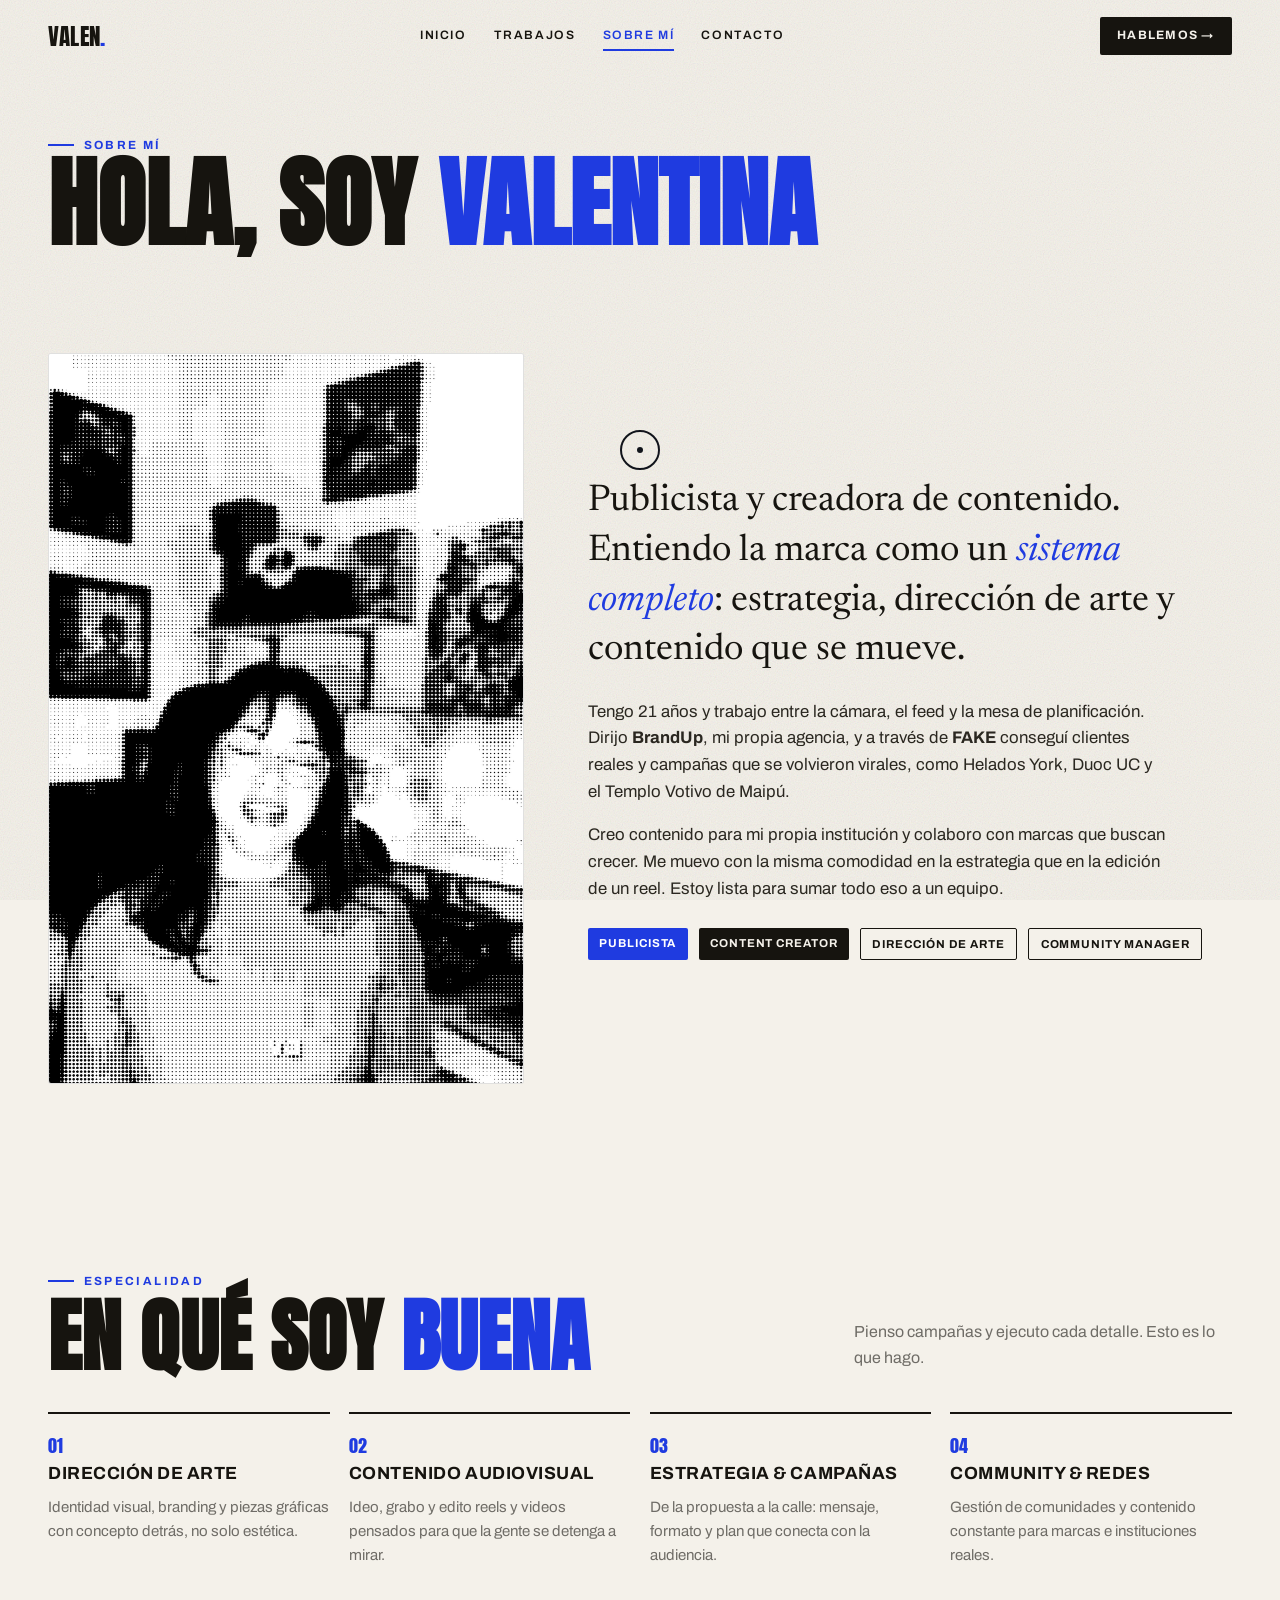
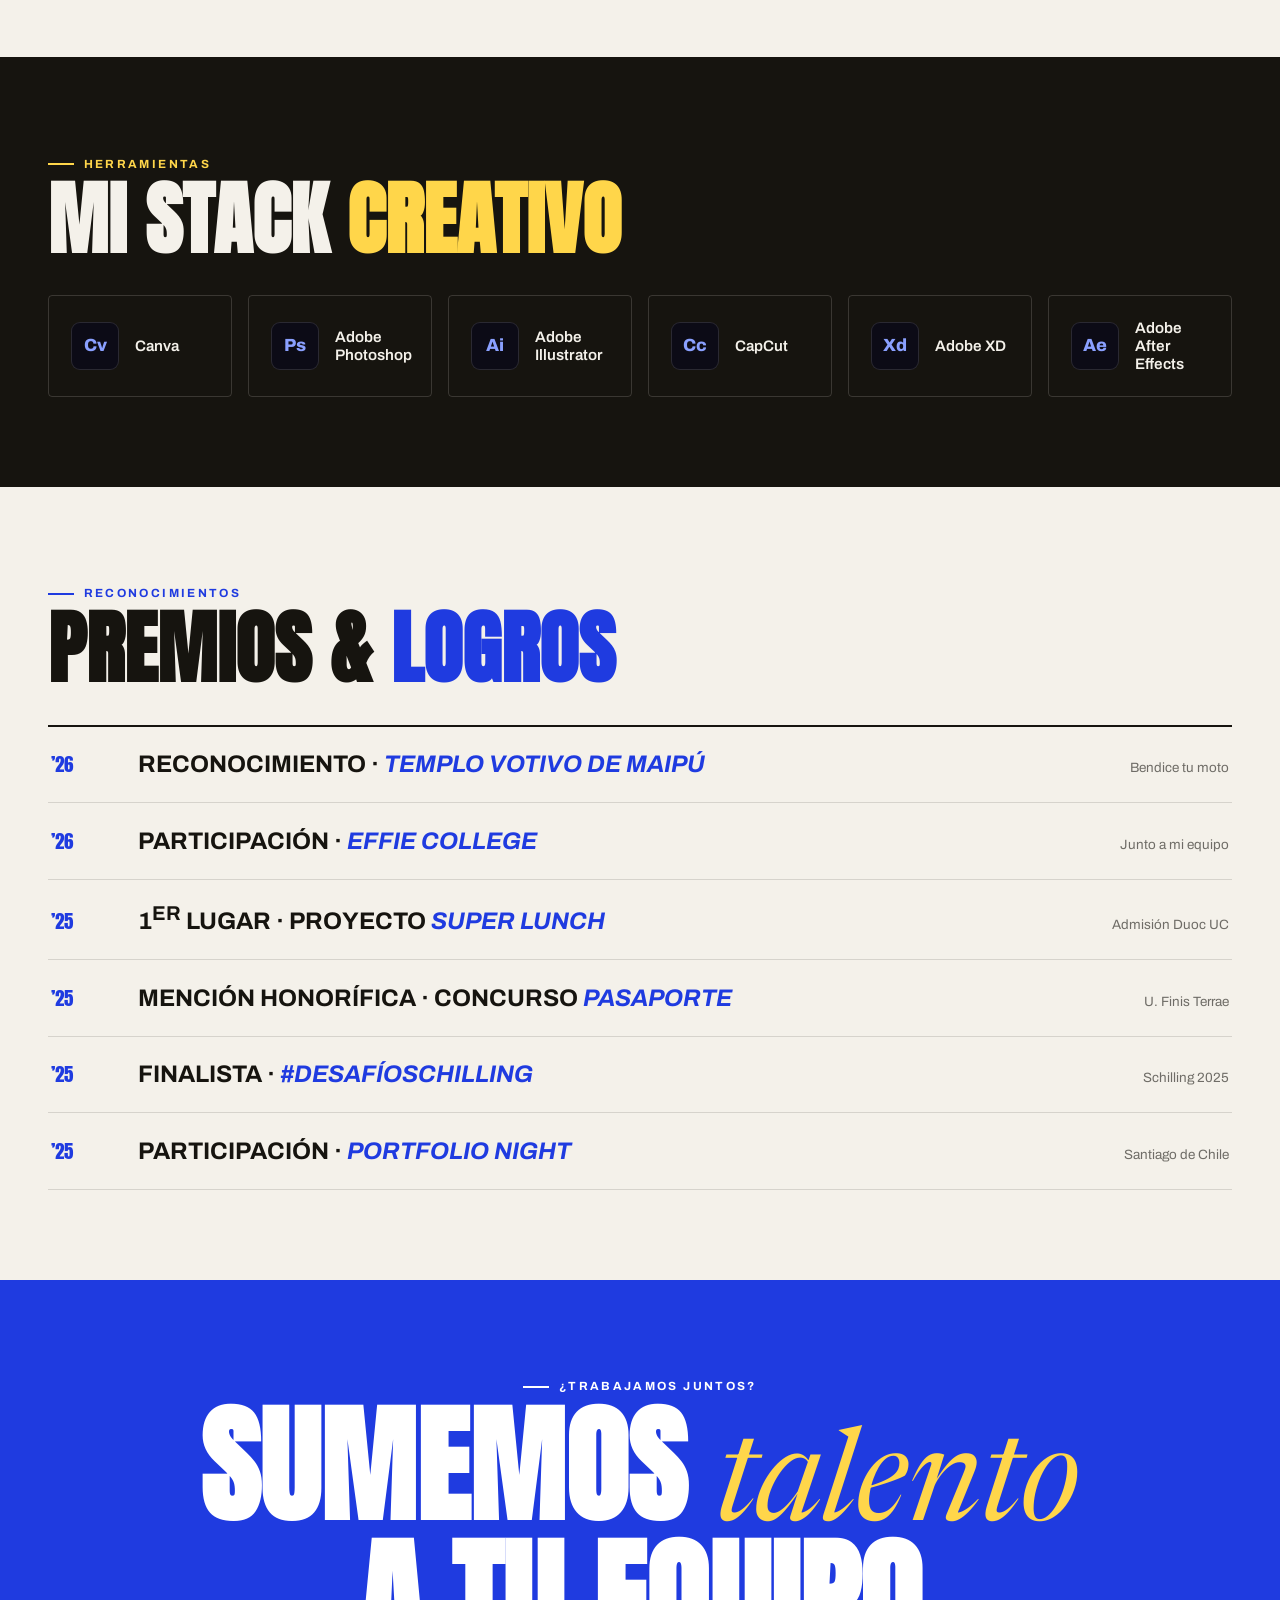
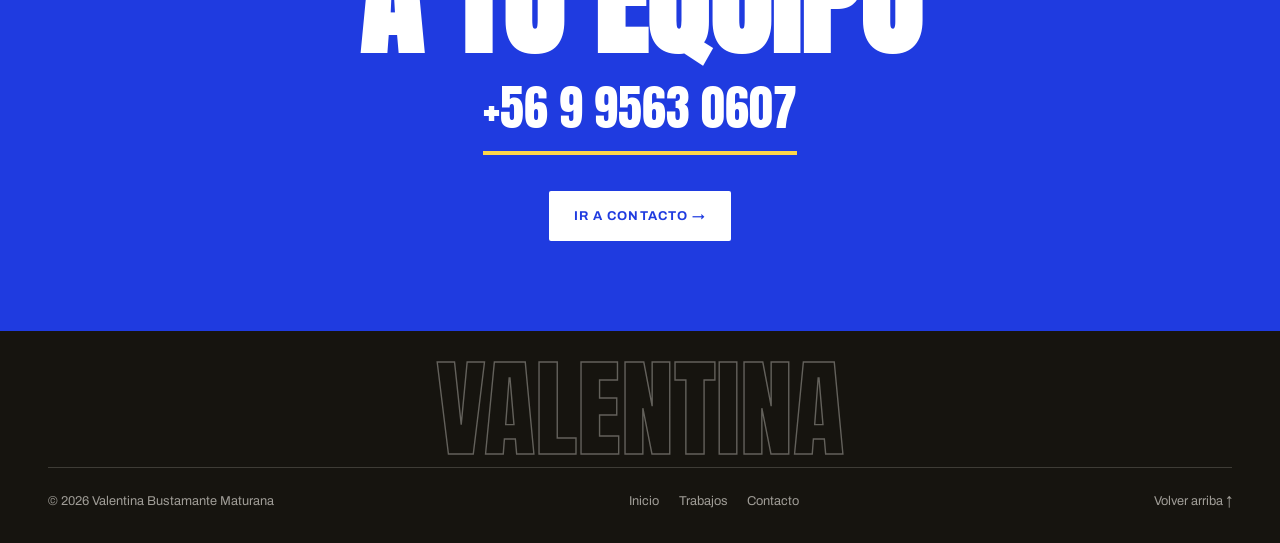
<file: sobre-mi.html>
<!DOCTYPE html>
<html lang="es">
<head>
<script>document.documentElement.className+=' js';</script>
<meta charset="UTF-8" />
<meta name="viewport" content="width=device-width, initial-scale=1.0" />
<title>Sobre mí · Valentina Bustamante</title>
<meta name="description" content="Valentina Bustamante Maturana, publicista y content creator. Directora de BrandUp. Especialidad, herramientas, premios y reconocimientos." />
<link rel="preconnect" href="https://fonts.googleapis.com">
<link rel="preconnect" href="https://fonts.gstatic.com" crossorigin>
<link href="https://fonts.googleapis.com/css2?family=Anton&family=Archivo:wght@400;500;600;700;800&family=Newsreader:ital,opsz,wght@0,6..72,400;0,6..72,500;1,6..72,400;1,6..72,500&display=swap" rel="stylesheet">
<link rel="stylesheet" href="styles.css?v=20260607d" />
</head>
<body id="top">
<div class="cursor" data-cursor></div><div class="cursor-dot" data-cursor-dot></div>
<div class="progress"><i data-progress></i></div>

<header class="nav scrolled">
  <a class="nav__logo" href="index.html">VALEN<span>.</span></a>
  <nav class="nav__links">
    <a href="index.html">Inicio</a>
    <a href="trabajos.html">Trabajos</a>
    <a href="sobre-mi.html" class="active">Sobre mí</a>
    <a href="contacto.html">Contacto</a>
  </nav>
  <a class="nav__cta" href="contacto.html" data-magnetic>Hablemos →</a>
  <button class="nav__burger" data-burger aria-expanded="false" aria-label="Menú"><span></span><span></span><span></span></button>
</header>
<div class="mobilemenu" data-mobilemenu>
  <a href="index.html">Inicio</a><a href="trabajos.html">Trabajos</a><a href="sobre-mi.html">Sobre <span>mí</span></a><a href="contacto.html">Contacto</a>
</div>

<main>
<section class="wrap" style="padding-top:8rem;padding-bottom:1rem">
  <span class="kicker reveal">Sobre mí</span>
  <h1 class="shead__title reveal" data-fit style="font-size:clamp(2.6rem,9vw,6.5rem);margin-top:.5rem">Hola, soy <span class="blue">Valentina</span></h1>
</section>

<section class="pad wrap">
  <div class="about__grid">
    <div class="about__photo reveal">
      <img src="assets/img/valen-halftone.png" alt="Retrato de Valentina Bustamante" />
    </div>
    <div>
      <p class="about__lead reveal">Publicista y creadora de contenido. Entiendo la marca como un <em>sistema completo</em>: estrategia, dirección de arte y contenido que se mueve.</p>
      <div class="about__body">
        <p class="reveal reveal-d1">Tengo 21 años y trabajo entre la cámara, el feed y la mesa de planificación. Dirijo <strong>BrandUp</strong>, mi propia agencia, y a través de <strong>FAKE</strong> conseguí clientes reales y campañas que se volvieron virales, como Helados York, Duoc UC y el Templo Votivo de Maipú.</p>
        <p class="reveal reveal-d2">Creo contenido para mi propia institución y colaboro con marcas que buscan crecer. Me muevo con la misma comodidad en la estrategia que en la edición de un reel. Estoy lista para sumar todo eso a un equipo.</p>
      </div>
      <div class="reveal reveal-d3" style="margin-top:1.6rem;display:flex;gap:.7rem;flex-wrap:wrap">
        <span class="tag">Publicista</span><span class="tag tag--ink">Content Creator</span><span class="tag tag--out">Dirección de Arte</span><span class="tag tag--out">Community Manager</span>
      </div>
    </div>
  </div>
</section>

<!-- ESPECIALIDAD -->
<section class="pad wrap">
  <div class="shead">
    <div><span class="kicker reveal">Especialidad</span>
    <h2 class="shead__title reveal">En qué soy <span class="blue">buena</span></h2></div>
    <p class="reveal reveal-d1">Pienso campañas y ejecuto cada detalle. Esto es lo que hago.</p>
  </div>
  <div class="skills-list">
    <div class="skill reveal"><span class="skill__n">01</span><h3>Dirección de arte</h3><p>Identidad visual, branding y piezas gráficas con concepto detrás, no solo estética.</p></div>
    <div class="skill reveal reveal-d1"><span class="skill__n">02</span><h3>Contenido audiovisual</h3><p>Ideo, grabo y edito reels y videos pensados para que la gente se detenga a mirar.</p></div>
    <div class="skill reveal reveal-d2"><span class="skill__n">03</span><h3>Estrategia &amp; campañas</h3><p>De la propuesta a la calle: mensaje, formato y plan que conecta con la audiencia.</p></div>
    <div class="skill reveal reveal-d3"><span class="skill__n">04</span><h3>Community &amp; redes</h3><p>Gestión de comunidades y contenido constante para marcas e instituciones reales.</p></div>
  </div>
</section>

<!-- HERRAMIENTAS -->
<section class="tools pad">
  <div class="wrap">
    <div class="shead">
      <div><span class="kicker reveal">Herramientas</span>
      <h2 class="shead__title reveal">Mi stack <span style="color:var(--yellow)">creativo</span></h2></div>
    </div>
    <div class="toolsgrid" data-tools></div>
  </div>
</section>

<!-- PREMIOS -->
<section class="pad wrap">
  <div class="shead">
    <div><span class="kicker reveal">Reconocimientos</span>
    <h2 class="shead__title reveal">Premios &amp; <span class="blue">logros</span></h2></div>
  </div>
  <ul class="awards reveal">
    <li class="award"><span class="award__y">’26</span><span class="award__n">Reconocimiento · <em>Templo Votivo de Maipú</em></span><span class="award__o">Bendice tu moto</span></li>
    <li class="award"><span class="award__y">’26</span><span class="award__n">Participación · <em>Effie College</em></span><span class="award__o">Junto a mi equipo</span></li>
    <li class="award"><span class="award__y">’25</span><span class="award__n">1<sup>er</sup> Lugar · Proyecto <em>Super Lunch</em></span><span class="award__o">Admisión Duoc UC</span></li>
    <li class="award"><span class="award__y">’25</span><span class="award__n">Mención honorífica · Concurso <em>Pasaporte</em></span><span class="award__o">U. Finis Terrae</span></li>
    <li class="award"><span class="award__y">’25</span><span class="award__n">Finalista · <em>#DesafíosChilling</em></span><span class="award__o">Schilling 2025</span></li>
    <li class="award"><span class="award__y">’25</span><span class="award__n">Participación · <em>Portfolio Night</em></span><span class="award__o">Santiago de Chile</span></li>
  </ul>
</section>

<!-- CTA -->
<section class="contact pad">
  <div class="wrap">
    <span class="kicker reveal">¿Trabajamos juntos?</span>
    <h2 class="contact__title reveal">Sumemos <span class="serif">talento</span><br>a tu equipo</h2>
    <a href="https://wa.me/56995630607" target="_blank" rel="noopener" class="contact__mail reveal reveal-d1" data-magnetic>+56 9 9563 0607</a>
    <div class="reveal reveal-d2"><a href="contacto.html" class="btn" style="background:#fff;color:var(--blue)" data-magnetic>Ir a contacto →</a></div>
  </div>
</section>
</main>

<footer class="footer">
  <div class="footer__big" data-fit-footer aria-hidden="true">VALENTINA</div>
  <div class="footer__row">
    <span>© 2026 Valentina Bustamante Maturana</span>
    <nav class="footer__nav"><a href="index.html">Inicio</a><a href="trabajos.html">Trabajos</a><a href="contacto.html">Contacto</a></nav>
    <a href="#top" data-magnetic>Volver arriba ↑</a>
  </div>
</footer>

<script src="data/projects.js?v=20260607d"></script>
<script src="js/site.js?v=20260607d" defer></script>
<script>
  document.addEventListener('DOMContentLoaded', function () {
    var h = document.querySelector('[data-tools]'); if (h && window.TOOLS) window.TOOLS.forEach(function (t) {
      var d = document.createElement('div'); d.className = 'tool reveal';
      d.innerHTML = '<span class="tool__abbr">' + t.abbr + '</span><span class="tool__name">' + t.name + '</span>';
      h.appendChild(d);
    });
    if (window.__rescanReveal) window.__rescanReveal();
  });
</script>
</body>
</html>
</file>
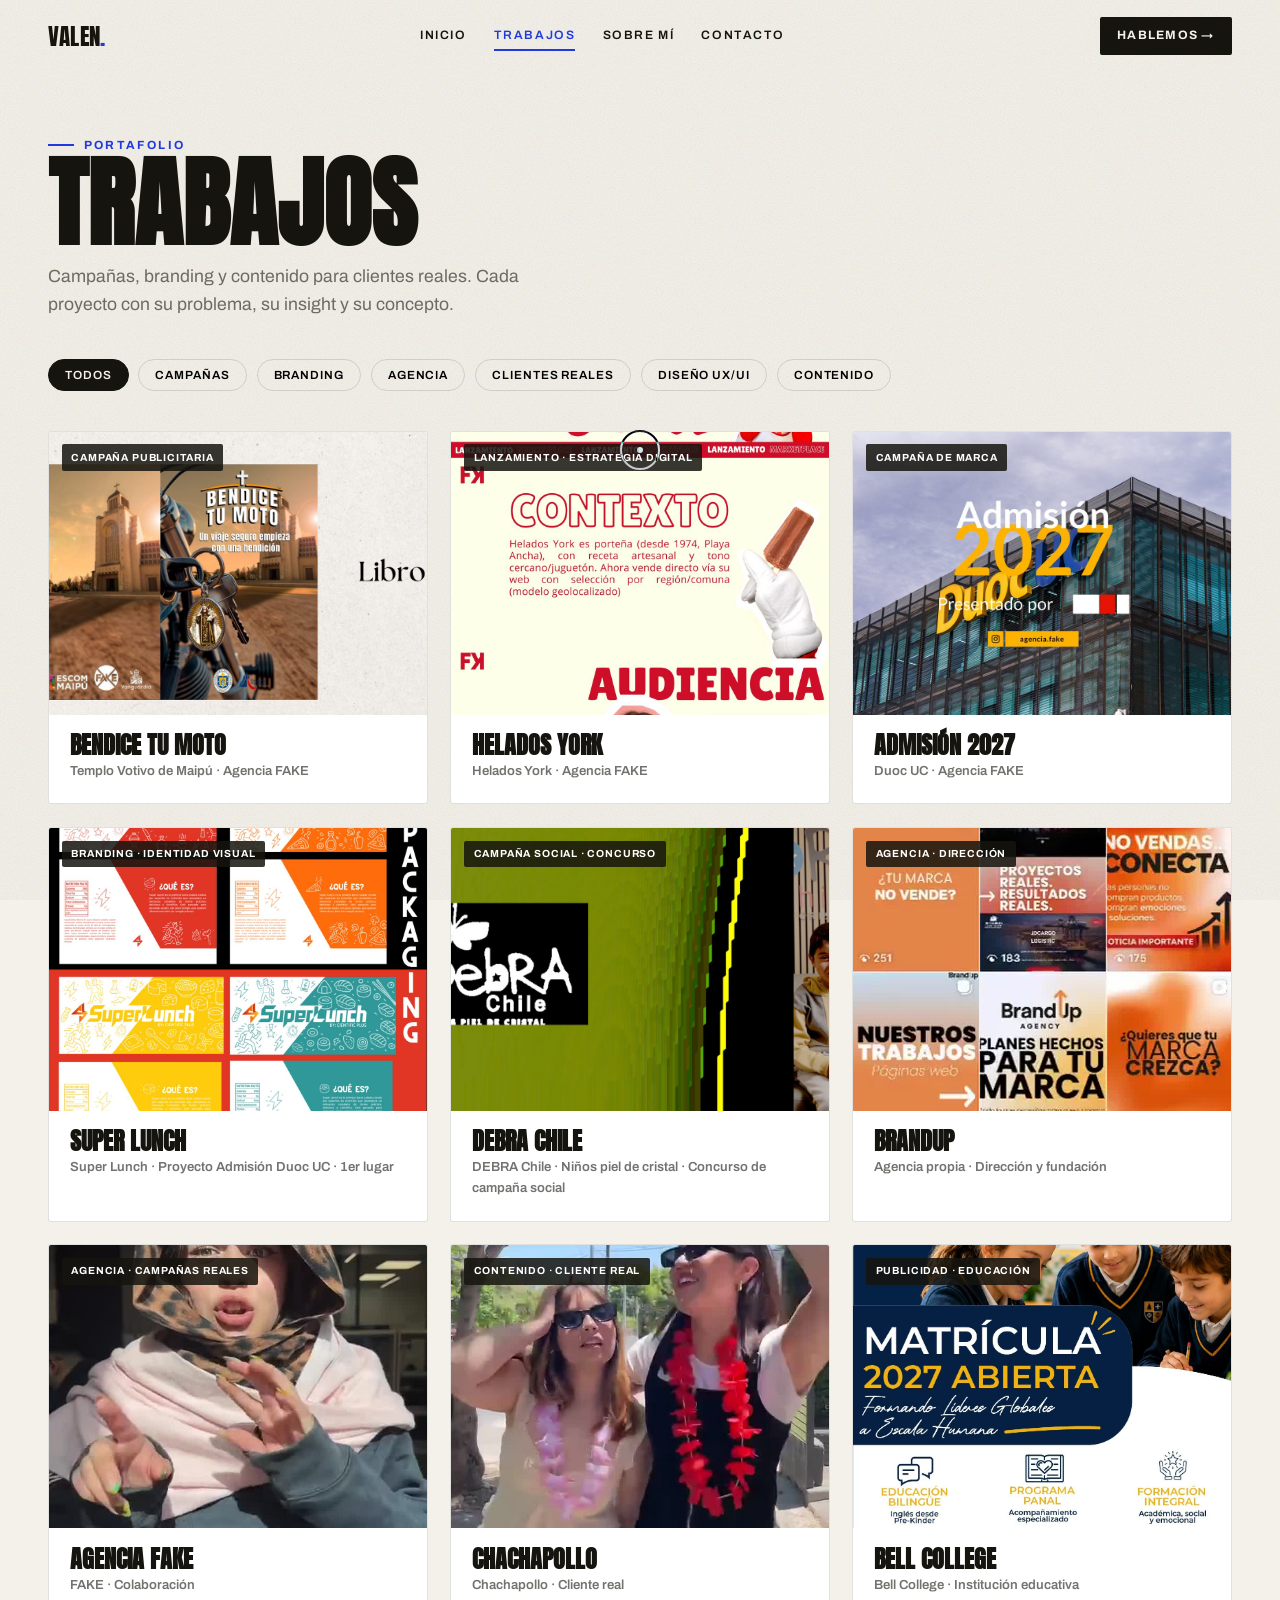
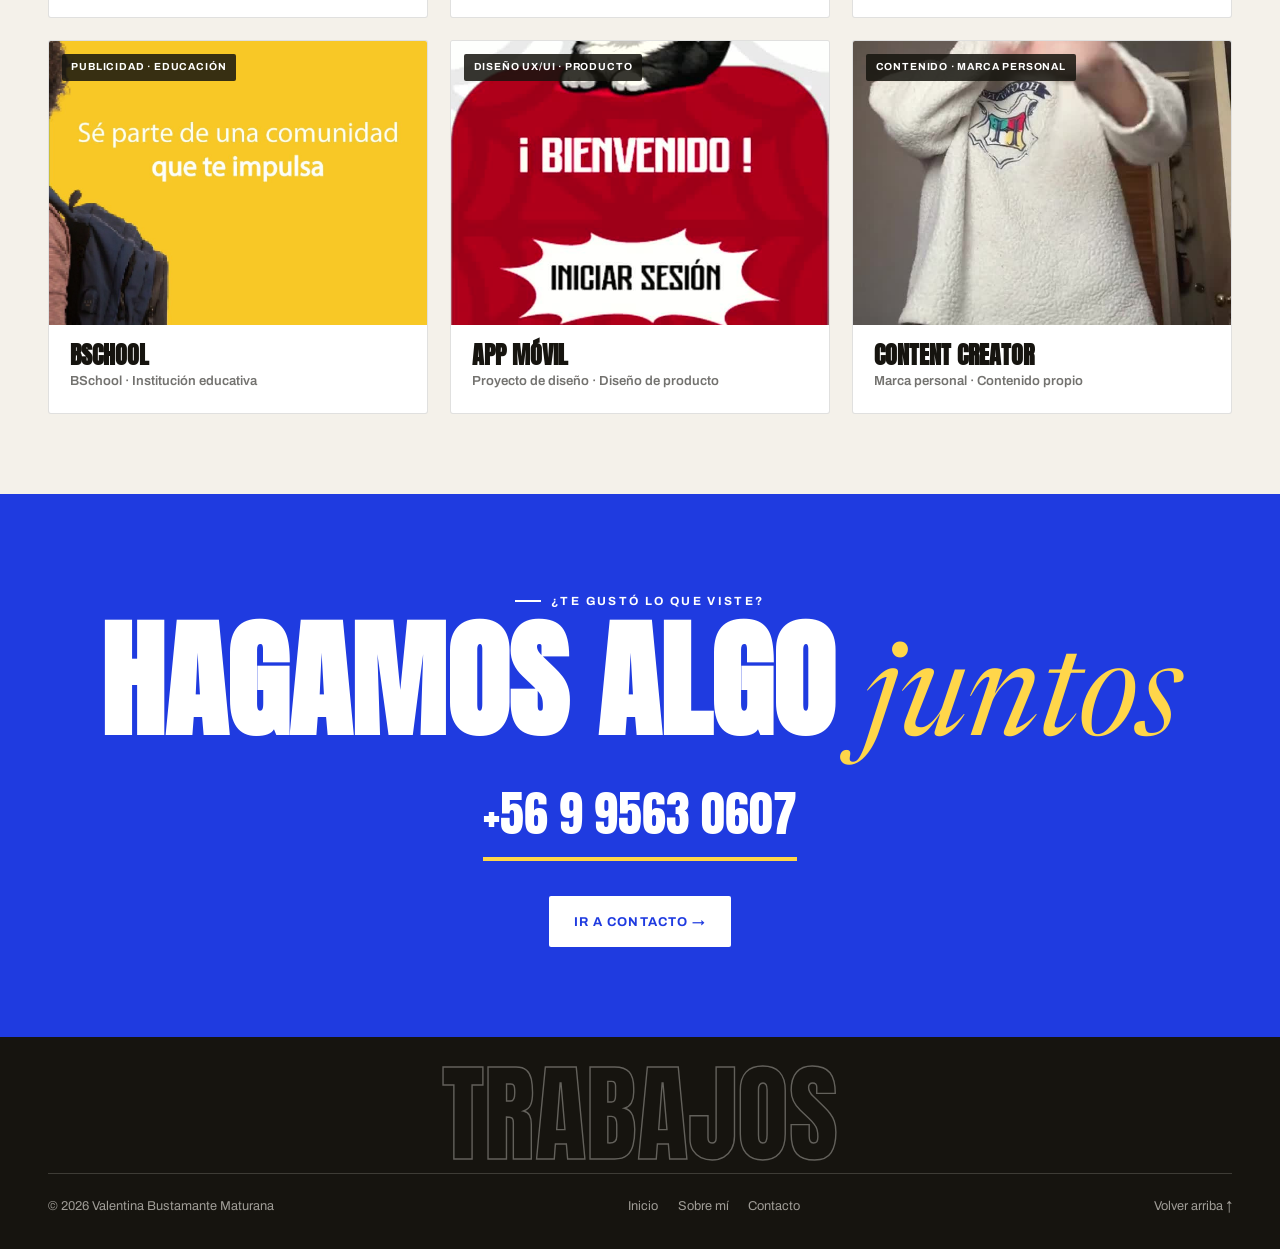
<file: trabajos.html>
<!DOCTYPE html>
<html lang="es">
<head>
<script>document.documentElement.className+=' js';</script>
<meta charset="UTF-8" />
<meta name="viewport" content="width=device-width, initial-scale=1.0" />
<title>Trabajos · Valentina Bustamante</title>
<meta name="description" content="Campañas, branding y contenido de Valentina Bustamante: Bendice tu moto, Helados York, Admisión Duoc, Super Lunch y más." />
<link rel="preconnect" href="https://fonts.googleapis.com">
<link rel="preconnect" href="https://fonts.gstatic.com" crossorigin>
<link href="https://fonts.googleapis.com/css2?family=Anton&family=Archivo:wght@400;500;600;700;800&family=Newsreader:ital,opsz,wght@0,6..72,400;0,6..72,500;1,6..72,400;1,6..72,500&display=swap" rel="stylesheet">
<link rel="stylesheet" href="styles.css?v=20260607d" />
</head>
<body id="top">
<div class="cursor" data-cursor></div><div class="cursor-dot" data-cursor-dot></div>
<div class="progress"><i data-progress></i></div>

<header class="nav scrolled">
  <a class="nav__logo" href="index.html">VALEN<span>.</span></a>
  <nav class="nav__links">
    <a href="index.html">Inicio</a>
    <a href="trabajos.html" class="active">Trabajos</a>
    <a href="sobre-mi.html">Sobre mí</a>
    <a href="contacto.html">Contacto</a>
  </nav>
  <a class="nav__cta" href="contacto.html" data-magnetic>Hablemos →</a>
  <button class="nav__burger" data-burger aria-expanded="false" aria-label="Menú"><span></span><span></span><span></span></button>
</header>
<div class="mobilemenu" data-mobilemenu>
  <a href="index.html">Inicio</a><a href="trabajos.html">Trabajos</a><a href="sobre-mi.html">Sobre <span>mí</span></a><a href="contacto.html">Contacto</a>
</div>

<main>
<section class="wrap" style="padding-top:8rem;padding-bottom:2.5rem">
  <span class="kicker reveal">Portafolio</span>
  <h1 class="shead__title reveal" data-fit style="font-size:clamp(3rem,11vw,8rem);margin-top:.5rem">Trabajos</h1>
  <p class="reveal reveal-d1" style="max-width:50ch;color:var(--ink-soft);margin-top:1rem;font-size:1.1rem">Campañas, branding y contenido para clientes reales. Cada proyecto con su problema, su insight y su concepto.</p>
</section>

<section class="wrap" style="padding-bottom:5rem">
  <div class="filters reveal" data-filters></div>
  <div class="grid" data-grid></div>
</section>

<!-- CTA -->
<section class="contact pad">
  <div class="wrap">
    <span class="kicker reveal">¿Te gustó lo que viste?</span>
    <h2 class="contact__title reveal">Hagamos algo <span class="serif">juntos</span></h2>
    <a href="https://wa.me/56995630607" target="_blank" rel="noopener" class="contact__mail reveal reveal-d1" data-magnetic>+56 9 9563 0607</a>
    <div class="reveal reveal-d2"><a href="contacto.html" class="btn" style="background:#fff;color:var(--blue)" data-magnetic>Ir a contacto →</a></div>
  </div>
</section>
</main>

<footer class="footer">
  <div class="footer__big" data-fit-footer aria-hidden="true">TRABAJOS</div>
  <div class="footer__row">
    <span>© 2026 Valentina Bustamante Maturana</span>
    <nav class="footer__nav"><a href="index.html">Inicio</a><a href="sobre-mi.html">Sobre mí</a><a href="contacto.html">Contacto</a></nav>
    <a href="#top" data-magnetic>Volver arriba ↑</a>
  </div>
</footer>

<script src="data/projects.js?v=20260607d"></script>
<script src="js/site.js?v=20260607d" defer></script>
</body>
</html>
</file>
<file: styles.css>
/* ============================================================
   VALENTINA BUSTAMANTE — Portafolio corporativo
   Editorial limpio · identidad azul eléctrica · multipágina
   ============================================================ */
*,*::before,*::after{box-sizing:border-box;margin:0;padding:0}

:root{
  --paper:#F4F1EA;
  --paper-2:#EAE5D9;
  --ink:#16140F;
  --ink-2:#2A2720;
  --ink-soft:rgba(22,20,15,.60);
  --blue:#1F3BE0;
  --blue-deep:#1326AE;
  --yellow:#FFD64A;
  --line:rgba(22,20,15,.13);
  --line-2:rgba(22,20,15,.08);
  --ease:cubic-bezier(.16,1,.3,1);
  --ease-out:cubic-bezier(.22,1,.36,1);
  --maxw:80rem;
}

html{scroll-behavior:smooth;-webkit-font-smoothing:antialiased;text-rendering:optimizeLegibility;background:var(--paper)}
body{background:var(--paper);color:var(--ink);font-family:'Archivo',sans-serif;font-weight:400;line-height:1.6;overflow-x:hidden;cursor:none}
@media (max-width:920px){body{cursor:auto}}
a{color:inherit;text-decoration:none}
img{display:block;max-width:100%}
em{font-style:italic}
::selection{background:var(--blue);color:#fff}

/* paper grain */
body::before{content:"";position:fixed;inset:0;z-index:1;pointer-events:none;opacity:.4;mix-blend-mode:multiply;
  background-image:url("data:image/svg+xml,%3Csvg xmlns='http://www.w3.org/2000/svg' width='200' height='200'%3E%3Cfilter id='n'%3E%3CfeTurbulence type='fractalNoise' baseFrequency='0.85' numOctaves='2'/%3E%3C/filter%3E%3Crect width='100%25' height='100%25' filter='url(%23n)' opacity='0.45'/%3E%3C/svg%3E")}

/* ===== TYPE ===== */
.display{font-family:'Anton',sans-serif;text-transform:uppercase;letter-spacing:-.005em;line-height:.9;font-weight:400}
.serif{font-family:'Newsreader',serif;font-weight:400}
.label{font-family:'Archivo';font-weight:600;text-transform:uppercase;letter-spacing:.2em;font-size:.72rem}
.kicker{font-family:'Archivo';font-weight:700;text-transform:uppercase;letter-spacing:.2em;font-size:.74rem;color:var(--blue);display:inline-flex;align-items:center;gap:.6rem}
.kicker::before{content:"";width:26px;height:2px;background:currentColor}

/* ===== CURSOR ===== */
.cursor,.cursor-dot{position:fixed;top:0;left:0;z-index:9999;pointer-events:none;border-radius:50%;will-change:transform;mix-blend-mode:difference}
.cursor{width:40px;height:40px;border:2px solid #fff;margin:-20px 0 0 -20px;transition:width .3s var(--ease),height .3s var(--ease),background .3s}
.cursor-dot{width:6px;height:6px;background:#fff;margin:-3px 0 0 -3px}
.cursor.is-hover{width:70px;height:70px;background:#fff}
@media (max-width:920px){.cursor,.cursor-dot{display:none}}

/* ===== PROGRESS ===== */
.progress{position:fixed;top:0;left:0;height:3px;width:100%;z-index:950;pointer-events:none}
.progress i{display:block;height:100%;width:0;background:var(--blue)}

/* ===== NAV ===== */
.nav{position:fixed;top:0;left:0;width:100%;z-index:800;display:flex;align-items:center;justify-content:space-between;
  padding:1.05rem clamp(1.1rem,4vw,3rem);transition:background .4s var(--ease),box-shadow .4s,padding .4s}
.nav.scrolled{background:rgba(244,241,234,.9);backdrop-filter:blur(10px);box-shadow:0 1px 0 var(--line);padding-top:.7rem;padding-bottom:.7rem}
.nav__logo{font-family:'Anton';font-size:1.45rem;text-transform:uppercase;letter-spacing:.01em}
.nav__logo span{color:var(--blue)}
.nav__links{display:flex;gap:1.7rem}
.nav__links a{font-family:'Archivo';font-weight:600;font-size:.76rem;text-transform:uppercase;letter-spacing:.13em;position:relative;padding:.2rem 0}
.nav__links a::after{content:"";position:absolute;left:0;bottom:-2px;width:0;height:2px;background:var(--blue);transition:width .35s var(--ease)}
.nav__links a:hover::after,.nav__links a.active::after{width:100%}
.nav__links a.active{color:var(--blue)}
.nav__cta{font-family:'Archivo';font-weight:700;font-size:.76rem;text-transform:uppercase;letter-spacing:.1em;background:var(--ink);color:var(--paper);padding:.6rem 1.1rem;border-radius:2px;transition:transform .3s var(--ease),background .3s}
.nav__cta:hover{background:var(--blue);transform:translateY(-2px)}
.nav__burger{display:none;flex-direction:column;gap:6px;width:40px;height:34px;background:none;border:none;cursor:pointer;justify-content:center;align-items:flex-end}
.nav__burger span{width:26px;height:2.5px;background:var(--ink);transition:transform .4s var(--ease),opacity .3s}
.nav__burger[aria-expanded="true"] span:nth-child(1){transform:translateY(8.5px) rotate(45deg)}
.nav__burger[aria-expanded="true"] span:nth-child(2){opacity:0}
.nav__burger[aria-expanded="true"] span:nth-child(3){transform:translateY(-8.5px) rotate(-45deg)}
@media (max-width:860px){.nav__links,.nav__cta{display:none}.nav__burger{display:flex}}
.mobilemenu{position:fixed;inset:0;z-index:790;background:var(--ink);color:var(--paper);display:flex;flex-direction:column;align-items:center;justify-content:center;gap:1.1rem;opacity:0;visibility:hidden;transition:opacity .4s var(--ease),visibility .4s}
.mobilemenu.is-open{opacity:1;visibility:visible}
.mobilemenu a{font-family:'Anton';text-transform:uppercase;font-size:clamp(2rem,11vw,3rem);color:var(--paper)}
.mobilemenu a span{color:var(--blue)}

/* ===== LAYOUT ===== */
.wrap{max-width:var(--maxw);margin:0 auto;padding-left:clamp(1.1rem,4vw,3rem);padding-right:clamp(1.1rem,4vw,3rem)}
section{position:relative;z-index:2}
.pad{padding-top:clamp(4rem,10vh,7rem);padding-bottom:clamp(4rem,10vh,7rem)}

/* ===== BUTTONS ===== */
.btn{font-family:'Archivo';font-weight:700;text-transform:uppercase;letter-spacing:.08em;font-size:.8rem;padding:.95rem 1.6rem;border-radius:2px;display:inline-flex;align-items:center;gap:.6rem;transition:transform .3s var(--ease),background .3s,color .3s}
.btn--solid{background:var(--blue);color:#fff}
.btn--solid:hover{background:var(--blue-deep);transform:translateY(-3px)}
.btn--ink{background:var(--ink);color:var(--paper)}
.btn--ink:hover{background:var(--blue);transform:translateY(-3px)}
.btn--ghost{border:2px solid var(--ink)}
.btn--ghost:hover{background:var(--ink);color:var(--paper);transform:translateY(-3px)}

/* ===== HOME HERO ===== */
.hero{min-height:100svh;display:flex;flex-direction:column;justify-content:center;padding-top:7rem;padding-bottom:3rem;position:relative;overflow:hidden}
.hero__top{display:flex;gap:1rem;flex-wrap:wrap;align-items:center;margin-bottom:1.5rem}
.tag{font-family:'Archivo';font-weight:700;text-transform:uppercase;letter-spacing:.08em;font-size:.72rem;padding:.34rem .7rem;background:var(--blue);color:#fff;border-radius:2px}
.tag--ink{background:var(--ink);color:var(--paper)}
.tag--out{background:transparent;border:1.5px solid var(--ink);color:var(--ink)}
.hero__title{font-family:'Anton';text-transform:uppercase;line-height:.82;letter-spacing:-.01em;font-size:clamp(3rem,12vw,11rem)}
.hero__title .l1 span,.hero__title .l2 span{display:inline-block}
.hero__title .l1{display:block;overflow:hidden}.hero__title .l2{display:block;overflow:hidden;color:var(--blue)}
@keyframes heroIn{from{opacity:0;transform:translateY(110%)}to{opacity:1;transform:none}}
html.js .hero__title .l1 span{animation:heroIn 1s var(--ease-out) both}
html.js .hero__title .l2 span{animation:heroIn 1s var(--ease-out) .12s both}
.hero__sub{margin-top:1.6rem;display:flex;flex-wrap:wrap;gap:.5rem 1rem;align-items:center;font-family:'Archivo';font-weight:500;font-size:clamp(1rem,2.3vw,1.4rem)}
.hero__sub .sep{color:var(--blue);font-weight:700}
.hero__lead{margin-top:1.6rem;max-width:52ch;font-size:1.08rem;color:var(--ink-soft)}
.hero__lead .serif{font-style:italic;color:var(--ink)}
.hero__actions{margin-top:2.2rem;display:flex;gap:1rem;flex-wrap:wrap}
.hero__scroll{position:absolute;bottom:1.5rem;left:50%;transform:translateX(-50%);font-family:'Archivo';font-weight:600;text-transform:uppercase;letter-spacing:.2em;font-size:.68rem;color:var(--ink-soft);display:flex;flex-direction:column;align-items:center;gap:.4rem}
.hero__scroll i{width:1px;height:34px;background:var(--ink-soft);animation:scrolldot 1.8s var(--ease) infinite}
@keyframes scrolldot{0%{transform:scaleY(0);transform-origin:top}45%{transform:scaleY(1);transform-origin:top}55%{transform:scaleY(1);transform-origin:bottom}100%{transform:scaleY(0);transform-origin:bottom}}

/* ===== MARQUEE ===== */
.strip{border-top:2.5px solid var(--ink);border-bottom:2.5px solid var(--ink);background:var(--ink);overflow:hidden;white-space:nowrap;padding:.7rem 0}
.strip--blue{background:var(--blue);border-color:var(--blue)}
.strip__track{display:inline-block;will-change:transform}
.strip__track span{font-family:'Anton';text-transform:uppercase;font-size:clamp(1.2rem,2.8vw,2rem);color:var(--paper);margin:0 .9rem}
.strip__track i{color:var(--yellow);font-style:normal;margin:0 .1rem}

/* ===== SECTION HEAD ===== */
.shead{display:grid;grid-template-columns:1fr auto;gap:1.5rem;align-items:end;margin-bottom:2.6rem}
.shead__title{font-family:'Anton';text-transform:uppercase;font-size:clamp(2.4rem,7vw,5rem);line-height:.86;margin-top:.7rem}
.shead__title .blue{color:var(--blue)}
.shead p{max-width:42ch;color:var(--ink-soft)}
@media (max-width:680px){.shead{grid-template-columns:1fr}}

/* ===== FEATURED PROJECTS (home) ===== */
.feat{display:flex;flex-direction:column;gap:clamp(2.5rem,6vh,5rem)}
.fcard{display:grid;grid-template-columns:1fr 1fr;gap:clamp(1.5rem,4vw,3.5rem);align-items:center}
.fcard:nth-child(even) .fcard__media{order:2}
.fcard__media{position:relative;overflow:hidden;border-radius:3px;aspect-ratio:4/3;background:var(--paper-2);border:1px solid var(--line)}
.fcard__media img{width:100%;height:100%;object-fit:cover;transition:transform .9s var(--ease)}
.fcard:hover .fcard__media img{transform:scale(1.05)}
.fcard__num{position:absolute;top:1rem;left:1rem;z-index:2;font-family:'Anton';font-size:1.2rem;color:#fff;mix-blend-mode:difference}
.fcard__cat{font-family:'Archivo';font-weight:700;text-transform:uppercase;letter-spacing:.13em;font-size:.72rem;color:var(--blue)}
.fcard__title{font-family:'Anton';text-transform:uppercase;font-size:clamp(2rem,5vw,3.4rem);line-height:.9;margin:.5rem 0 .8rem}
.fcard__sum{color:var(--ink-soft);max-width:46ch;margin-bottom:1.2rem}
.fcard__more{font-family:'Archivo';font-weight:700;text-transform:uppercase;letter-spacing:.1em;font-size:.78rem;color:var(--ink);display:inline-flex;gap:.5rem;border-bottom:2px solid var(--blue);padding-bottom:.2rem;transition:gap .3s var(--ease)}
.fcard:hover .fcard__more{gap:1rem}
@media (max-width:760px){.fcard{grid-template-columns:1fr;gap:1.2rem}.fcard:nth-child(even) .fcard__media{order:0}}

/* ===== PROJECTS GRID (trabajos) ===== */
.filters{display:flex;gap:.6rem;flex-wrap:wrap;margin-bottom:2.5rem}
.filter{font-family:'Archivo';font-weight:600;text-transform:uppercase;letter-spacing:.08em;font-size:.74rem;padding:.55rem 1rem;border:1.5px solid var(--line);border-radius:40px;background:transparent;cursor:pointer;transition:all .3s var(--ease)}
.filter:hover{border-color:var(--ink)}
.filter.active{background:var(--ink);color:var(--paper);border-color:var(--ink)}
.grid{display:grid;grid-template-columns:repeat(auto-fill,minmax(min(100%,330px),1fr));gap:1.4rem}
.pcard{position:relative;display:block;background:#fff;border:1px solid var(--line);border-radius:3px;overflow:hidden;transition:transform .4s var(--ease),box-shadow .4s var(--ease)}
.pcard:hover{transform:translateY(-6px);box-shadow:0 20px 40px rgba(22,20,15,.13)}
.pcard__media{position:relative;aspect-ratio:4/3;overflow:hidden;background:var(--paper-2)}
.pcard__media img{width:100%;height:100%;object-fit:cover;transition:transform .8s var(--ease)}
.pcard:hover .pcard__media img{transform:scale(1.06)}
.pcard__badge{position:absolute;top:.8rem;left:.8rem;background:rgba(22,20,15,.85);color:#fff;font-family:'Archivo';font-weight:700;text-transform:uppercase;letter-spacing:.08em;font-size:.64rem;padding:.32rem .6rem;border-radius:2px}
.pcard__body{padding:1.2rem 1.3rem 1.4rem}
.pcard__title{font-family:'Anton';text-transform:uppercase;font-size:1.5rem;line-height:.95}
.pcard__client{font-family:'Archivo';font-weight:600;font-size:.82rem;color:var(--ink-soft);margin-top:.2rem}
.pcard__arrow{position:absolute;bottom:1.3rem;right:1.3rem;color:var(--blue);opacity:0;transform:translateX(-6px);transition:all .35s var(--ease)}
.pcard:hover .pcard__arrow{opacity:1;transform:translateX(0)}

/* ===== TOOLS ===== */
.tools{background:var(--ink);color:var(--paper)}
.tools .kicker{color:var(--yellow)}
.tools .shead__title{color:var(--paper)}
.toolsgrid{display:grid;grid-template-columns:repeat(auto-fit,minmax(150px,1fr));gap:1rem}
.tool{border:1px solid rgba(244,241,234,.16);border-radius:4px;padding:1.4rem;display:flex;align-items:center;gap:1rem;transition:background .4s var(--ease),transform .4s var(--ease),border-color .4s}
.tool:hover{background:rgba(31,59,224,.18);transform:translateY(-5px);border-color:var(--blue)}
.tool__abbr{width:48px;height:48px;flex:none;border-radius:9px;display:grid;place-items:center;font-family:'Archivo';font-weight:800;font-size:1.1rem;background:#0c0b16;color:#8aa0ff;border:1px solid rgba(255,255,255,.12)}
.tool__name{font-family:'Archivo';font-weight:600;font-size:.95rem;line-height:1.2}

/* ===== STATS ===== */
.stats{display:grid;grid-template-columns:repeat(auto-fit,minmax(160px,1fr));gap:1.5rem;border-top:2px solid var(--ink);border-bottom:2px solid var(--ink);padding:2.4rem 0}
.stat__n{font-family:'Anton';font-size:clamp(2.6rem,6vw,4rem);line-height:1;color:var(--blue)}
.stat__l{font-family:'Archivo';font-weight:600;text-transform:uppercase;letter-spacing:.1em;font-size:.74rem;color:var(--ink-soft);margin-top:.3rem}

/* ===== CASE STUDY (proyecto) ===== */
.cs-hero{position:relative;min-height:88svh;display:flex;align-items:flex-end;overflow:hidden;color:#fff}
.cs-hero__bg{position:absolute;inset:0;z-index:0}
.cs-hero__bg img{width:100%;height:100%;object-fit:cover;transform:scale(1.08);transition:transform 1.4s var(--ease)}
.cs-hero.in .cs-hero__bg img{transform:scale(1)}
.cs-hero__bg::after{content:"";position:absolute;inset:0;background:linear-gradient(to top,rgba(8,7,5,.9) 0%,rgba(8,7,5,.45) 45%,rgba(8,7,5,.25) 100%)}
.cs-hero__inner{position:relative;z-index:2;width:100%;padding-bottom:clamp(2.5rem,6vh,4.5rem);padding-top:7rem}
.cs-hero__cat{font-family:'Archivo';font-weight:700;text-transform:uppercase;letter-spacing:.18em;font-size:.78rem;color:#fff}
.cs-hero__cat .dotcol{display:inline-block;width:9px;height:9px;border-radius:50%;margin-right:.5rem;vertical-align:middle}
.cs-hero__title{font-family:'Anton';text-transform:uppercase;font-size:clamp(3rem,11vw,9rem);line-height:.85;margin:.6rem 0 1rem}
.cs-hero__meta{display:flex;flex-wrap:wrap;gap:1.4rem 2.4rem;border-top:1px solid rgba(255,255,255,.25);padding-top:1.3rem;max-width:60rem}
.cs-meta__k{font-family:'Archivo';font-weight:700;text-transform:uppercase;letter-spacing:.12em;font-size:.66rem;opacity:.7;margin-bottom:.25rem}
.cs-meta__v{font-family:'Archivo';font-weight:500;font-size:.95rem}

.cs-intro{font-family:'Newsreader',serif;font-size:clamp(1.4rem,3.2vw,2.2rem);line-height:1.4;max-width:30ch;font-weight:400}
.cs-introwrap{display:grid;grid-template-columns:1fr 1.1fr;gap:clamp(1.5rem,5vw,4rem);align-items:start}
.cs-introwrap .label{color:var(--blue)}
.cs-introwrap p{color:var(--ink-soft);font-size:1.05rem;margin-top:.4rem}
@media (max-width:760px){.cs-introwrap{grid-template-columns:1fr;gap:1rem}}

/* blocks: problema/insight/concepto/rol */
.cs-blocks{display:flex;flex-direction:column}
.cs-block{display:grid;grid-template-columns:.7fr 1.3fr;gap:clamp(1rem,4vw,3rem);padding:clamp(1.8rem,4vh,3rem) 0;border-top:1px solid var(--line)}
.cs-block__k{font-family:'Anton';text-transform:uppercase;font-size:clamp(1.6rem,3.6vw,2.7rem);line-height:.95;color:var(--ink)}
.cs-block__k span{color:var(--blue);display:block;font-size:.42em;font-family:'Archivo';font-weight:700;letter-spacing:.14em;margin-bottom:.4rem}
.cs-block__t{font-size:clamp(1.05rem,2vw,1.3rem);line-height:1.55;max-width:48ch;color:var(--ink-2)}
.cs-block--quote .cs-block__t{font-family:'Newsreader',serif;font-style:italic;font-size:clamp(1.5rem,3.4vw,2.4rem);line-height:1.3;color:var(--ink)}
.cs-block--quote .cs-block__t::before{content:"“";color:var(--blue)}
.cs-block--quote .cs-block__t::after{content:"”";color:var(--blue)}
@media (max-width:680px){.cs-block{grid-template-columns:1fr;gap:.6rem}}

/* gallery */
.cs-gallery{display:grid;grid-template-columns:repeat(2,1fr);gap:1.2rem}
.gitem{position:relative;border-radius:3px;overflow:hidden;background:var(--paper-2);border:1px solid var(--line)}
.gitem--wide{grid-column:1/-1}
.gitem img,.gitem video{width:100%;display:block}
.gitem__cap{position:absolute;left:0;bottom:0;width:100%;padding:1.5rem 1rem .8rem;background:linear-gradient(transparent,rgba(8,7,5,.8));color:#fff;font-family:'Archivo';font-weight:600;font-size:.86rem;letter-spacing:.02em;transform:translateY(8px);opacity:0;transition:all .4s var(--ease)}
.gitem:hover .gitem__cap{transform:none;opacity:1}
.gitem--video{cursor:pointer}
.gitem--video .playbtn{position:absolute;inset:0;margin:auto;width:64px;height:64px;border-radius:50%;background:rgba(255,255,255,.92);display:grid;place-items:center;pointer-events:none;transition:transform .3s var(--ease),opacity .3s}
.gitem--video .playbtn::after{content:"";border-left:18px solid var(--ink);border-top:11px solid transparent;border-bottom:11px solid transparent;margin-left:4px}
.gitem--video.playing .playbtn{opacity:0;transform:scale(.6)}
@media (max-width:600px){.cs-gallery{grid-template-columns:1fr}}

/* next project */
.cs-next{display:block;background:var(--ink);color:var(--paper);text-align:center;padding:clamp(3rem,8vh,6rem) 1rem;transition:background .4s}
.cs-next:hover{background:var(--blue)}
.cs-next__k{font-family:'Archivo';font-weight:700;text-transform:uppercase;letter-spacing:.2em;font-size:.74rem;opacity:.7}
.cs-next__t{font-family:'Anton';text-transform:uppercase;font-size:clamp(2.4rem,8vw,6rem);line-height:.9;margin-top:.5rem}

/* loader for proyecto */
.cs-loading{min-height:60svh;display:grid;place-items:center;font-family:'Archivo';color:var(--ink-soft)}

/* ===== ABOUT (sobre-mi) ===== */
.about__grid{display:grid;grid-template-columns:.85fr 1.15fr;gap:clamp(2rem,5vw,4rem);align-items:center}
.about__photo{position:relative;border-radius:3px;overflow:hidden;border:1px solid var(--line);background:#fff}
.about__photo img{width:100%;display:block}
.about__lead{font-family:'Newsreader',serif;font-size:clamp(1.5rem,3.4vw,2.3rem);line-height:1.35;margin-bottom:1.4rem}
.about__lead em{color:var(--blue)}
.about__body p{color:var(--ink-2);margin-bottom:1rem;max-width:58ch;font-size:1.05rem}
@media (max-width:780px){.about__grid{grid-template-columns:1fr;gap:2rem}}

.skills-list{display:grid;grid-template-columns:repeat(auto-fit,minmax(220px,1fr));gap:1.2rem}
.skill{border-top:2px solid var(--ink);padding-top:1.1rem}
.skill h3{font-family:'Archivo';font-weight:700;text-transform:uppercase;letter-spacing:.03em;font-size:1.1rem;margin-bottom:.4rem}
.skill p{color:var(--ink-soft);font-size:.94rem}
.skill__n{font-family:'Anton';color:var(--blue);font-size:1.1rem}

/* awards */
.awards{list-style:none;border-top:2px solid var(--ink)}
.award{display:grid;grid-template-columns:64px 1fr auto;gap:1.4rem;align-items:baseline;padding:1.4rem .2rem;border-bottom:1px solid var(--line);transition:background .4s var(--ease),padding-left .4s var(--ease)}
.award:hover{background:var(--yellow);padding-left:1rem}
.award__y{font-family:'Anton';font-size:1.2rem;color:var(--blue)}
.award:hover .award__y{color:var(--ink)}
.award__n{font-family:'Archivo';font-weight:700;text-transform:uppercase;font-size:clamp(1rem,2.4vw,1.5rem);line-height:1.1}
.award__n em{color:var(--blue)}
.award:hover .award__n em{color:var(--ink)}
.award__o{font-size:.84rem;color:var(--ink-soft);text-align:right}
.award:hover .award__o{color:var(--ink)}
@media (max-width:600px){.award{grid-template-columns:1fr;gap:.3rem}.award__o{text-align:left}}

/* ===== CONTACT ===== */
.contact{background:var(--blue);color:#fff;text-align:center;overflow:hidden}
.contact .kicker{color:#fff}
.contact__title{font-family:'Anton';text-transform:uppercase;font-size:clamp(2.8rem,11vw,8rem);line-height:.85;margin:1rem 0}
.contact__title .serif{font-family:'Newsreader';font-style:italic;text-transform:none;color:var(--yellow)}
.contact__mail{display:inline-block;font-family:'Anton';text-transform:uppercase;font-size:clamp(1.5rem,5vw,3rem);border-bottom:4px solid var(--yellow);padding-bottom:.1em;margin-bottom:2.2rem;transition:transform .3s var(--ease)}
.contact__mail:hover{transform:scale(1.03)}
.socials{display:flex;justify-content:center;gap:.8rem;flex-wrap:wrap}
.sbtn{display:inline-flex;align-items:center;gap:.5rem;padding:.8rem 1.2rem;border:2px solid #fff;color:#fff;font-family:'Archivo';font-weight:700;text-transform:uppercase;letter-spacing:.07em;font-size:.76rem;transition:transform .3s var(--ease),background .3s,color .3s}
.sbtn svg{width:18px;height:18px}
.sbtn:hover{background:#fff;color:var(--blue);transform:translateY(-4px)}
@media (max-width:520px){.sbtn span{display:none}.sbtn{padding:.85rem;border-radius:50%}}

/* ===== FOOTER ===== */
.footer{background:var(--ink);color:var(--paper);padding:0 clamp(1.1rem,4vw,3rem) 2rem;overflow:hidden}
.footer__big{font-family:'Anton';text-transform:uppercase;font-size:clamp(2.6rem,16vw,14rem);line-height:.8;color:transparent;-webkit-text-stroke:1.4px rgba(244,241,234,.35);text-align:center;padding:2.2rem 0 1rem;white-space:nowrap;user-select:none}
.footer__row{display:flex;justify-content:space-between;align-items:center;flex-wrap:wrap;gap:1rem;border-top:1px solid rgba(244,241,234,.18);padding-top:1.4rem;font-size:.8rem;color:rgba(244,241,234,.62)}
.footer__row a:hover{color:var(--yellow)}
.footer__nav{display:flex;gap:1.2rem;flex-wrap:wrap}
@media (max-width:600px){.footer__row{flex-direction:column;text-align:center}}

/* ===== REVEAL — pure CSS auto-play (never depends on JS to be visible) ===== */
@keyframes revealUp{from{opacity:0;transform:translateY(36px)}to{opacity:1;transform:none}}
html.js .reveal{animation:revealUp .85s var(--ease) both}
.reveal-d1{animation-delay:.1s}.reveal-d2{animation-delay:.2s}.reveal-d3{animation-delay:.3s}.reveal-d4{animation-delay:.4s}

@media (prefers-reduced-motion:reduce){
  *{animation:none!important;transition-duration:.01ms!important}
  .reveal{opacity:1!important;transform:none!important}
  .hero__title .l1 span,.hero__title .l2 span{transform:none!important;opacity:1!important}
}
</file>
<file: css/showreel.css>
/* ============================================================
   SHOWREEL — portada estilo single-page (referencia Canva)
   Galerías de trabajo por categoría · reels verticales · neón
   ============================================================ */
@import url('https://fonts.googleapis.com/css2?family=Alex+Brush&display=swap');

.script{font-family:'Alex Brush',cursive;font-weight:400;line-height:1;text-transform:none}

/* category header */
.cat{margin-bottom:2.4rem}
.cat__row{display:flex;align-items:flex-end;justify-content:space-between;gap:1.5rem;flex-wrap:wrap}
.cat__n{font-family:'Anton';font-size:clamp(1rem,2vw,1.3rem);color:var(--blue);letter-spacing:.05em}
.cat__title{font-family:'Anton';text-transform:uppercase;font-size:clamp(2.4rem,7.5vw,6rem);line-height:.82;margin-top:.4rem}
.cat__title .script{color:var(--blue);font-size:1.25em;text-transform:none}
.cat__desc{max-width:40ch;color:var(--ink-soft);font-size:1rem}
.section--dark .cat__desc{color:rgba(244,241,234,.6)}

/* ===== DARK SECTION ===== */
.section--dark{background:var(--ink);color:var(--paper);position:relative;overflow:hidden}
.section--dark .cat__title{color:var(--paper)}
.section--dark .cat__title .neon{color:#5cf;text-shadow:0 0 18px rgba(80,200,255,.55),0 0 40px rgba(31,59,224,.4)}
.section--dark::before{content:"";position:absolute;top:-30%;left:-10%;width:60%;height:80%;z-index:0;pointer-events:none;
  background:radial-gradient(circle,rgba(31,59,224,.35),transparent 60%);filter:blur(40px)}
.section--dark::after{content:"";position:absolute;bottom:-30%;right:-10%;width:55%;height:80%;z-index:0;pointer-events:none;
  background:radial-gradient(circle,rgba(90,200,255,.22),transparent 60%);filter:blur(40px)}
.section--dark .wrap{position:relative;z-index:1}

/* ===== REELS GRID (vertical 9:16) ===== */
.reelgrid{display:grid;grid-template-columns:repeat(4,1fr);gap:1.1rem}
@media (max-width:1000px){.reelgrid{grid-template-columns:repeat(3,1fr)}}
@media (max-width:680px){.reelgrid{grid-template-columns:repeat(2,1fr);gap:.7rem}}
.reel{position:relative;aspect-ratio:9/16;border-radius:14px;overflow:hidden;background:#0a0913;cursor:pointer;
  box-shadow:0 10px 30px rgba(0,0,0,.35);transition:transform .45s var(--ease),box-shadow .45s var(--ease)}
.reel:hover{transform:translateY(-6px) scale(1.015);box-shadow:0 18px 50px rgba(31,59,224,.4)}
.reel video,.reel img.reel__poster{position:absolute;inset:0;width:100%;height:100%;object-fit:cover;display:block}
.reel__poster{z-index:1;transition:opacity .4s}
.reel.playing .reel__poster{opacity:0}
.reel__grad{position:absolute;inset:0;z-index:2;background:linear-gradient(to top,rgba(8,7,12,.85) 0%,transparent 42%);pointer-events:none}
.reel__meta{position:absolute;left:0;bottom:0;z-index:3;padding:1rem;width:100%}
.reel__cat{font-family:'Archivo';font-weight:700;text-transform:uppercase;letter-spacing:.1em;font-size:.62rem;color:#7fd3ff}
.reel__title{font-family:'Archivo';font-weight:700;color:#fff;font-size:.95rem;line-height:1.15;margin-top:.2rem}
.reel__sound{position:absolute;top:.7rem;right:.7rem;z-index:4;width:32px;height:32px;border-radius:50%;background:rgba(0,0,0,.5);
  backdrop-filter:blur(4px);display:grid;place-items:center;color:#fff;font-size:.8rem;border:1px solid rgba(255,255,255,.25);transition:background .3s}
.reel__sound:hover{background:var(--blue)}
.reel__live{position:absolute;top:.7rem;left:.7rem;z-index:4;display:flex;align-items:center;gap:.35rem;font-family:'Archivo';font-weight:700;font-size:.58rem;text-transform:uppercase;letter-spacing:.1em;color:#fff;opacity:0;transition:opacity .3s}
.reel.playing .reel__live{opacity:1}
.reel__live i{width:7px;height:7px;border-radius:50%;background:#3df27a;box-shadow:0 0 8px #3df27a;animation:pulse 1.4s infinite}
@keyframes pulse{0%,100%{opacity:1}50%{opacity:.3}}

/* horizontal reel (spot) */
.reel--wide{grid-column:span 2;aspect-ratio:16/9}
@media (max-width:680px){.reel--wide{grid-column:span 2;aspect-ratio:16/9}}

/* ===== CAMPAIGN GALLERY (cover cards linking to case study) ===== */
.campgrid{display:grid;grid-template-columns:repeat(auto-fill,minmax(min(100%,360px),1fr));gap:1.3rem}
.campcard{position:relative;display:block;border-radius:8px;overflow:hidden;aspect-ratio:5/6;background:var(--paper-2);box-shadow:0 8px 26px rgba(22,20,15,.12);transition:transform .45s var(--ease),box-shadow .45s var(--ease)}
.campcard:hover{transform:translateY(-7px);box-shadow:0 24px 50px rgba(22,20,15,.22)}
.campcard img{position:absolute;inset:0;width:100%;height:100%;object-fit:cover;transition:transform .8s var(--ease)}
.campcard:hover img{transform:scale(1.07)}
.campcard__grad{position:absolute;inset:0;background:linear-gradient(to top,rgba(8,7,5,.9) 4%,rgba(8,7,5,.2) 45%,transparent 70%)}
.campcard__body{position:absolute;left:0;bottom:0;width:100%;padding:1.5rem;color:#fff;z-index:2}
.campcard__cat{font-family:'Archivo';font-weight:700;text-transform:uppercase;letter-spacing:.12em;font-size:.66rem;color:#9fd4ff}
.campcard__title{font-family:'Anton';text-transform:uppercase;font-size:clamp(1.6rem,3vw,2.4rem);line-height:.92;margin:.25rem 0 .15rem}
.campcard__client{font-family:'Archivo';font-weight:500;font-size:.84rem;opacity:.85}
.campcard__go{position:absolute;top:1.1rem;right:1.1rem;z-index:2;width:42px;height:42px;border-radius:50%;background:rgba(255,255,255,.16);backdrop-filter:blur(6px);display:grid;place-items:center;color:#fff;border:1px solid rgba(255,255,255,.3);transform:translate(0);transition:background .35s,transform .35s}
.campcard:hover .campcard__go{background:var(--blue);transform:rotate(-45deg)}

/* ===== IMAGE MASONRY (branding boards / designs) ===== */
.masonry{columns:3;column-gap:1.1rem}
@media (max-width:900px){.masonry{columns:2}}
@media (max-width:560px){.masonry{columns:1}}
.masonry .mitem{break-inside:avoid;margin-bottom:1.1rem;border-radius:8px;overflow:hidden;position:relative;background:var(--paper-2);border:1px solid var(--line)}
.masonry .mitem img{width:100%;display:block;transition:transform .7s var(--ease)}
.masonry .mitem:hover img{transform:scale(1.04)}
.masonry .mitem__cap{position:absolute;left:0;bottom:0;width:100%;padding:1.2rem .9rem .7rem;background:linear-gradient(transparent,rgba(8,7,5,.82));color:#fff;font-family:'Archivo';font-weight:600;font-size:.82rem;opacity:0;transition:opacity .35s}
.masonry .mitem:hover .mitem__cap{opacity:1}

/* ===== CLIENTS STRIP ===== */
.clients{display:flex;flex-wrap:wrap;gap:1rem;align-items:center;justify-content:center}
.clients img{height:60px;width:auto;object-fit:contain;border-radius:8px;filter:grayscale(1);opacity:.7;transition:filter .4s,opacity .4s,transform .4s}
.clients img:hover{filter:none;opacity:1;transform:scale(1.06)}

/* hero scroll-down arrow refinement */
.hero__script{font-family:'Alex Brush',cursive;color:var(--blue);font-size:clamp(2.2rem,7vw,4.5rem);line-height:.8;display:inline-block;transform:rotate(-4deg);margin:.2rem 0}
</file>
